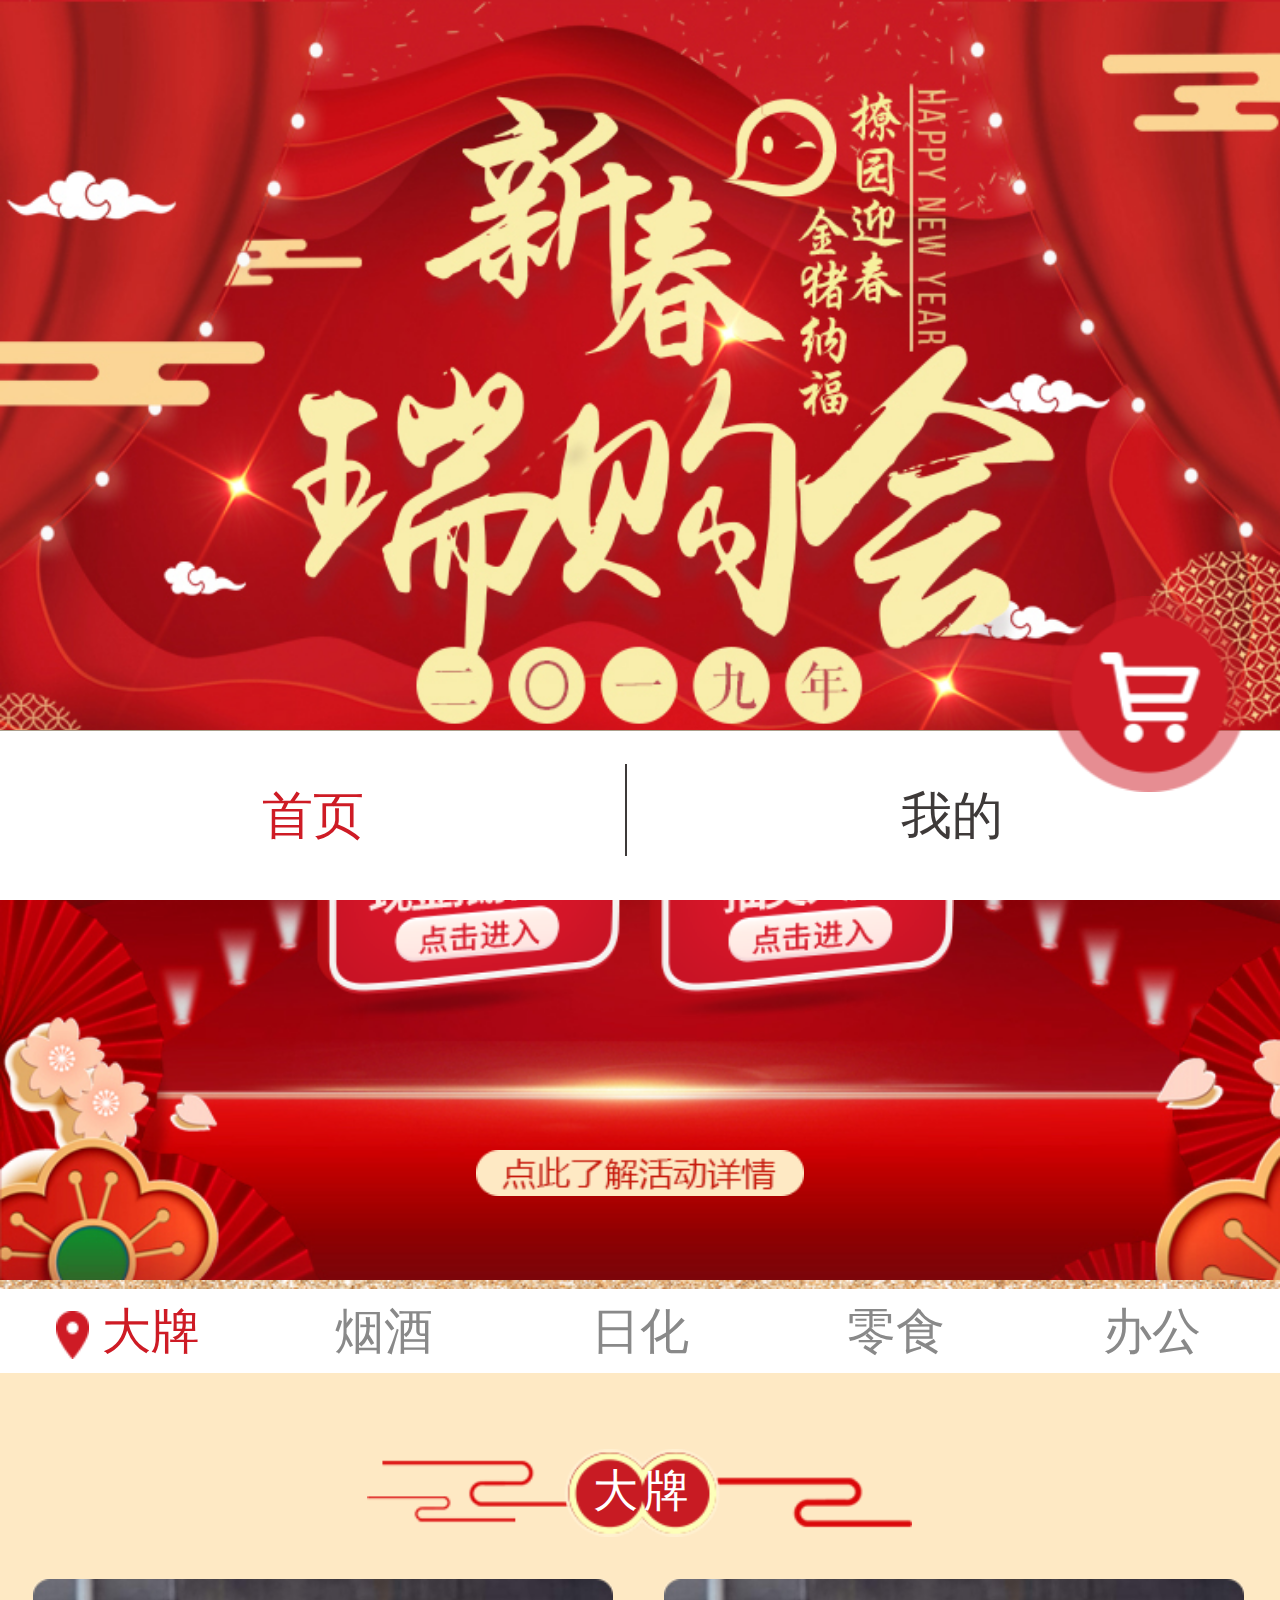
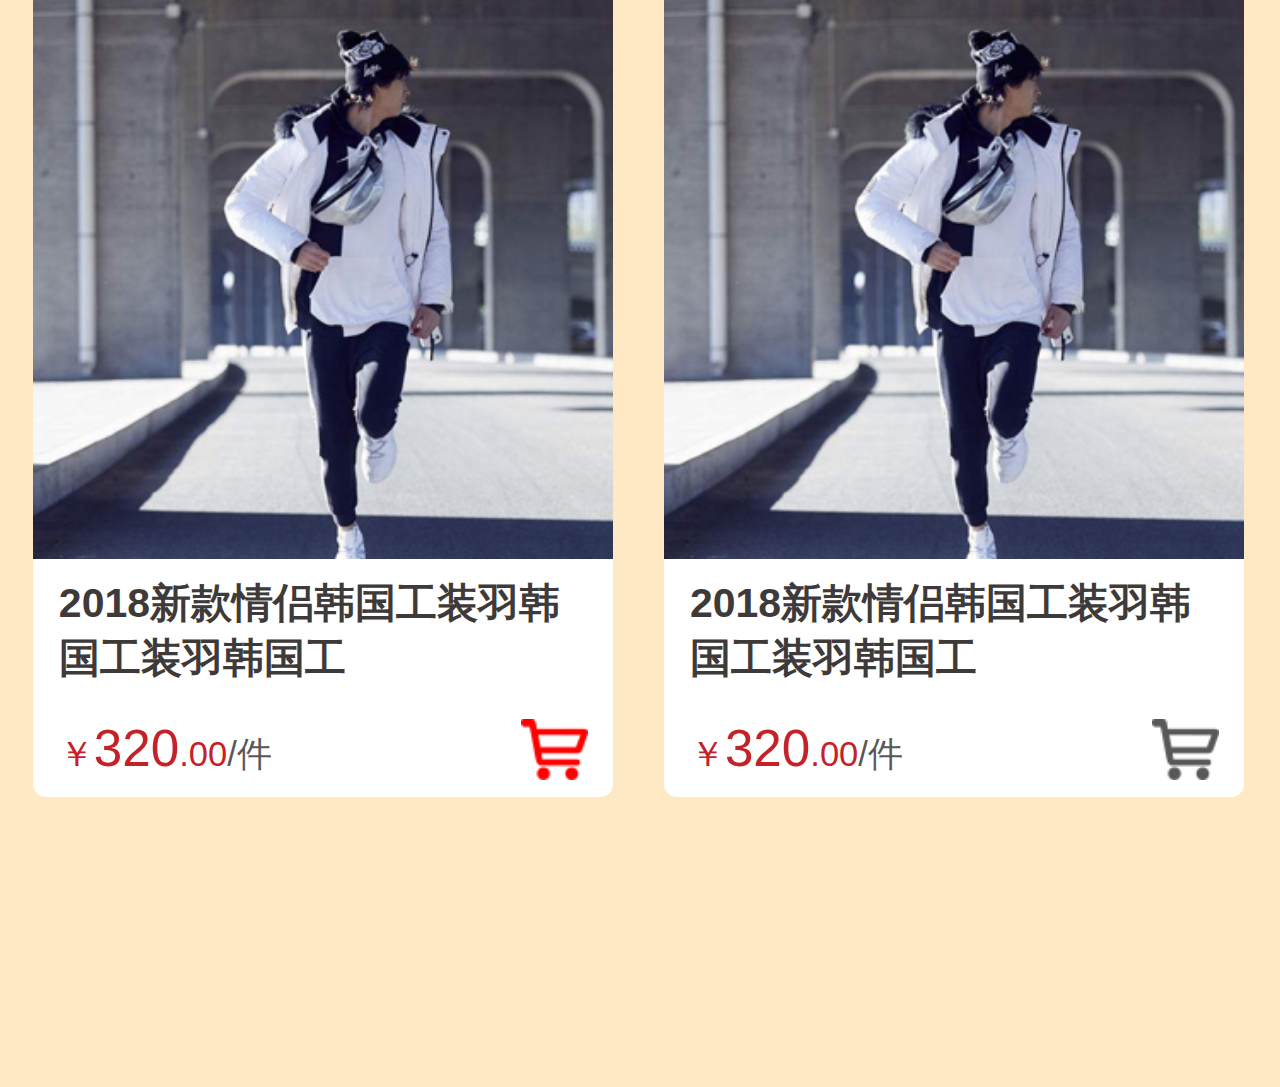
<file: index.html>
﻿<!DOCTYPE html>
<html lang="en">
<head>
    <meta charset="UTF-8">
    <title>Title</title>
    <meta name="viewport"
          content="width=device-width, initial-scale=1, maximum-scale=1, minimum-scale=1, user-scalable=no">
    <meta name="apple-mobile-web-app-capable" content="yes">
    <meta name="apple-mobile-web-app-status-bar-style" content="black">
    <meta name="format-detection" content="telephone=no">
    <meta name="format-detection" content="email=no">
    <meta name="applicable-device" content="mobile">
    <link rel="stylesheet" href="css/swiper.min.css">
    <link rel="stylesheet" href="css/style.css" media="screen">
    <script src="js/auto.js"></script>
</head>
<body>
<div class="index_top">
    <div class="index_nav_btn clearfix">
        <a href=""><img src="images/index_nav2.png" alt=""></a>
        <a href=""><img src="images/index_nav3.png" alt=""></a>
    </div>
    <a href="" class="goDetails"><img src="images/index_btn.png" alt=""></a>
</div>
<div class="index_line"></div>
<div class="index_nav clearfix">
    <div class="index_nav_box">
        <div class="swiper-container">
            <div class="swiper-wrapper">
                <div class="swiper-slide">
                    <a href="" class="active">
                        <i><img src="images/icon_add.png" alt=""></i>
                        大牌
                    </a>
                </div>
                <div class="swiper-slide">
                    <a href="">
                        <i><img src="images/icon_add.png" alt=""></i>
                        烟酒
                    </a>
                </div>
                <div class="swiper-slide">
                    <a href="">
                        <i><img src="images/icon_add.png" alt=""></i>
                        日化
                    </a>
                </div>
                <div class="swiper-slide">
                    <a href="">
                        <i><img src="images/icon_add.png" alt=""></i>
                        零食
                    </a>
                </div>
                <div class="swiper-slide">
                    <a href="">
                        <i><img src="images/icon_add.png" alt=""></i>
                        办公
                    </a>
                </div>
                <div class="swiper-slide">
                    <a href="">
                        <i><img src="images/icon_add.png" alt=""></i>
                        办公
                    </a>
                </div>

            </div>
        </div>
    </div>

</div>


<div class="index_box clearfix">
    <div class="index_title">
        大牌
    </div>
    <div class="item">
        <a href="">
            <img src="images/img1.jpg" alt="">
            <h2>2018新款情侣韩国工装羽韩国工装羽韩国工</h2>
            <div class="item_bottom clearfix">
                <div class="fl"><span class="red">￥<i>320</i>.00</span>/件</div>
                <div class="add_cart fr active"></div>
            </div>
        </a>

    </div>
    <div class="item">
        <a href="">
            <img src="images/img1.jpg" alt="">
            <h2>2018新款情侣韩国工装羽韩国工装羽韩国工</h2>
            <div class="item_bottom clearfix">
                <div class="fl"><span class="red">￥<i>320</i>.00</span>/件</div>
                <div class="add_cart fr "></div>
            </div>
        </a>

    </div>
</div>
<footer class="footer">
    <a href="" class="active">首页</a>
    <a href="">我的</a>
</footer>
<div class="cart_float">
    <a href=""><img src="images/cart_float.png"></a>
</div>
<script src="js/jquery.min.js"></script>
<script src="js/swiper.min.js"></script>
<script>
    var swiper = new Swiper('.swiper-container', {
        slidesPerView: 5,
        spaceBetween: 0,
        freeMode: true,
    });
</script>
</body>
</html>
</file>
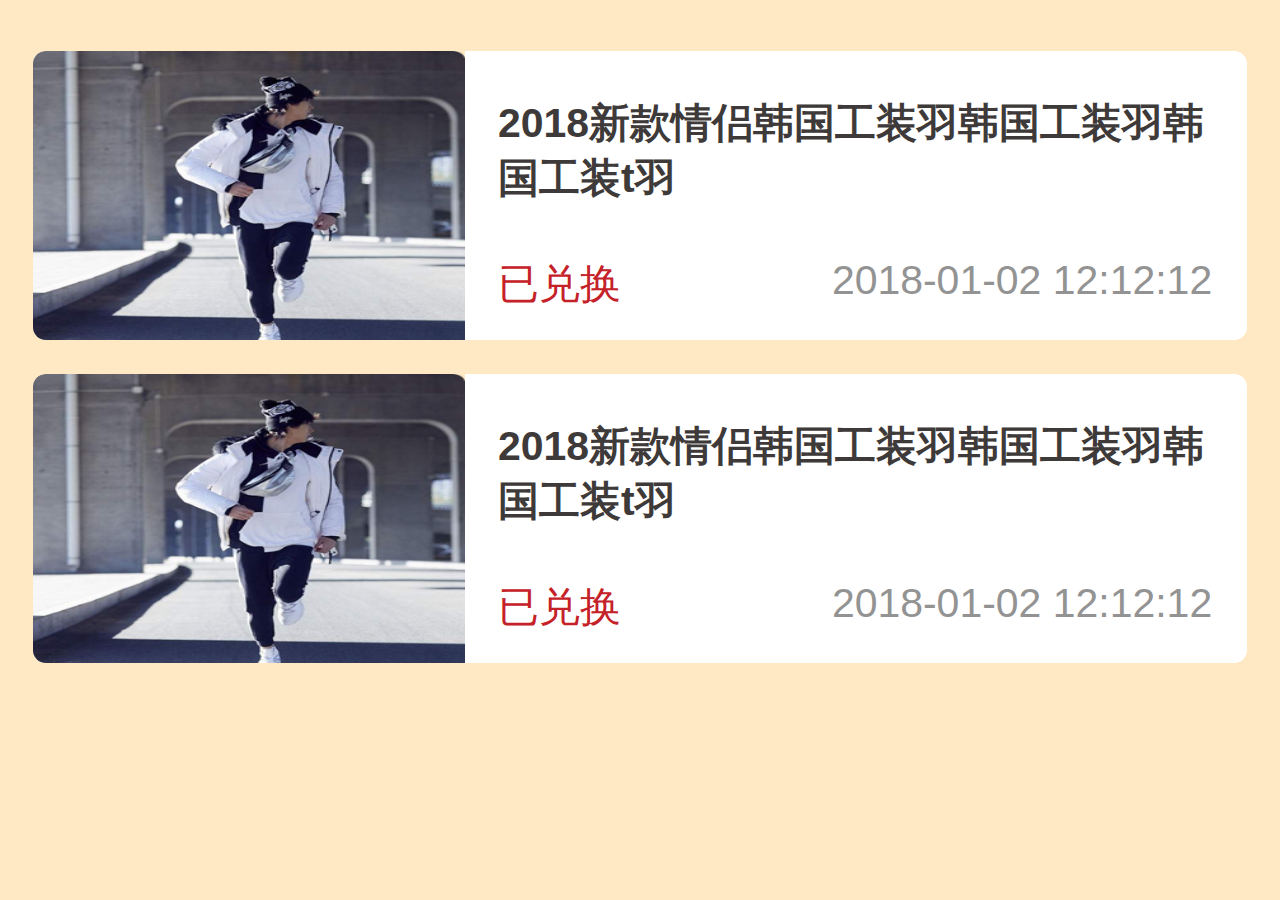
<file: 兑换年货.html>
<!DOCTYPE html>
<html lang="en">
<head>
    <meta charset="UTF-8">
    <title>Title</title>
    <meta name="viewport"
          content="width=device-width, initial-scale=1, maximum-scale=1, minimum-scale=1, user-scalable=no">
    <meta name="apple-mobile-web-app-capable" content="yes">
    <meta name="apple-mobile-web-app-status-bar-style" content="black">
    <meta name="format-detection" content="telephone=no">
    <meta name="format-detection" content="email=no">
    <meta name="applicable-device" content="mobile">
    <link rel="stylesheet" href="css/style.css" media="screen">
    <script src="js/auto.js"></script>
</head>
<body class="bg">
<div class="duihuan_list">
    <a class="dh_item clearfix">
        <img src="images/img1.jpg" alt="" class="fl">
        <div class="dh_item_fr fl">
            <h2 class="display2">2018新款情侣韩国工装羽韩国工装羽韩国工装t羽</h2>
            <p class="clearfix">
                <span class="fl red">已兑换</span>
                <span class="fr">2018-01-02 12:12:12</span>
            </p>
        </div>
    </a>
    <a class="dh_item clearfix">
        <img src="images/img1.jpg" alt="" class="fl">
        <div class="dh_item_fr fl">
            <h2 class="display2">2018新款情侣韩国工装羽韩国工装羽韩国工装t羽</h2>
            <p class="clearfix">
                <span class="fl red">已兑换</span>
                <span class="fr">2018-01-02 12:12:12</span>
            </p>
        </div>
    </a>
</div>

</body>
</html>
</file>
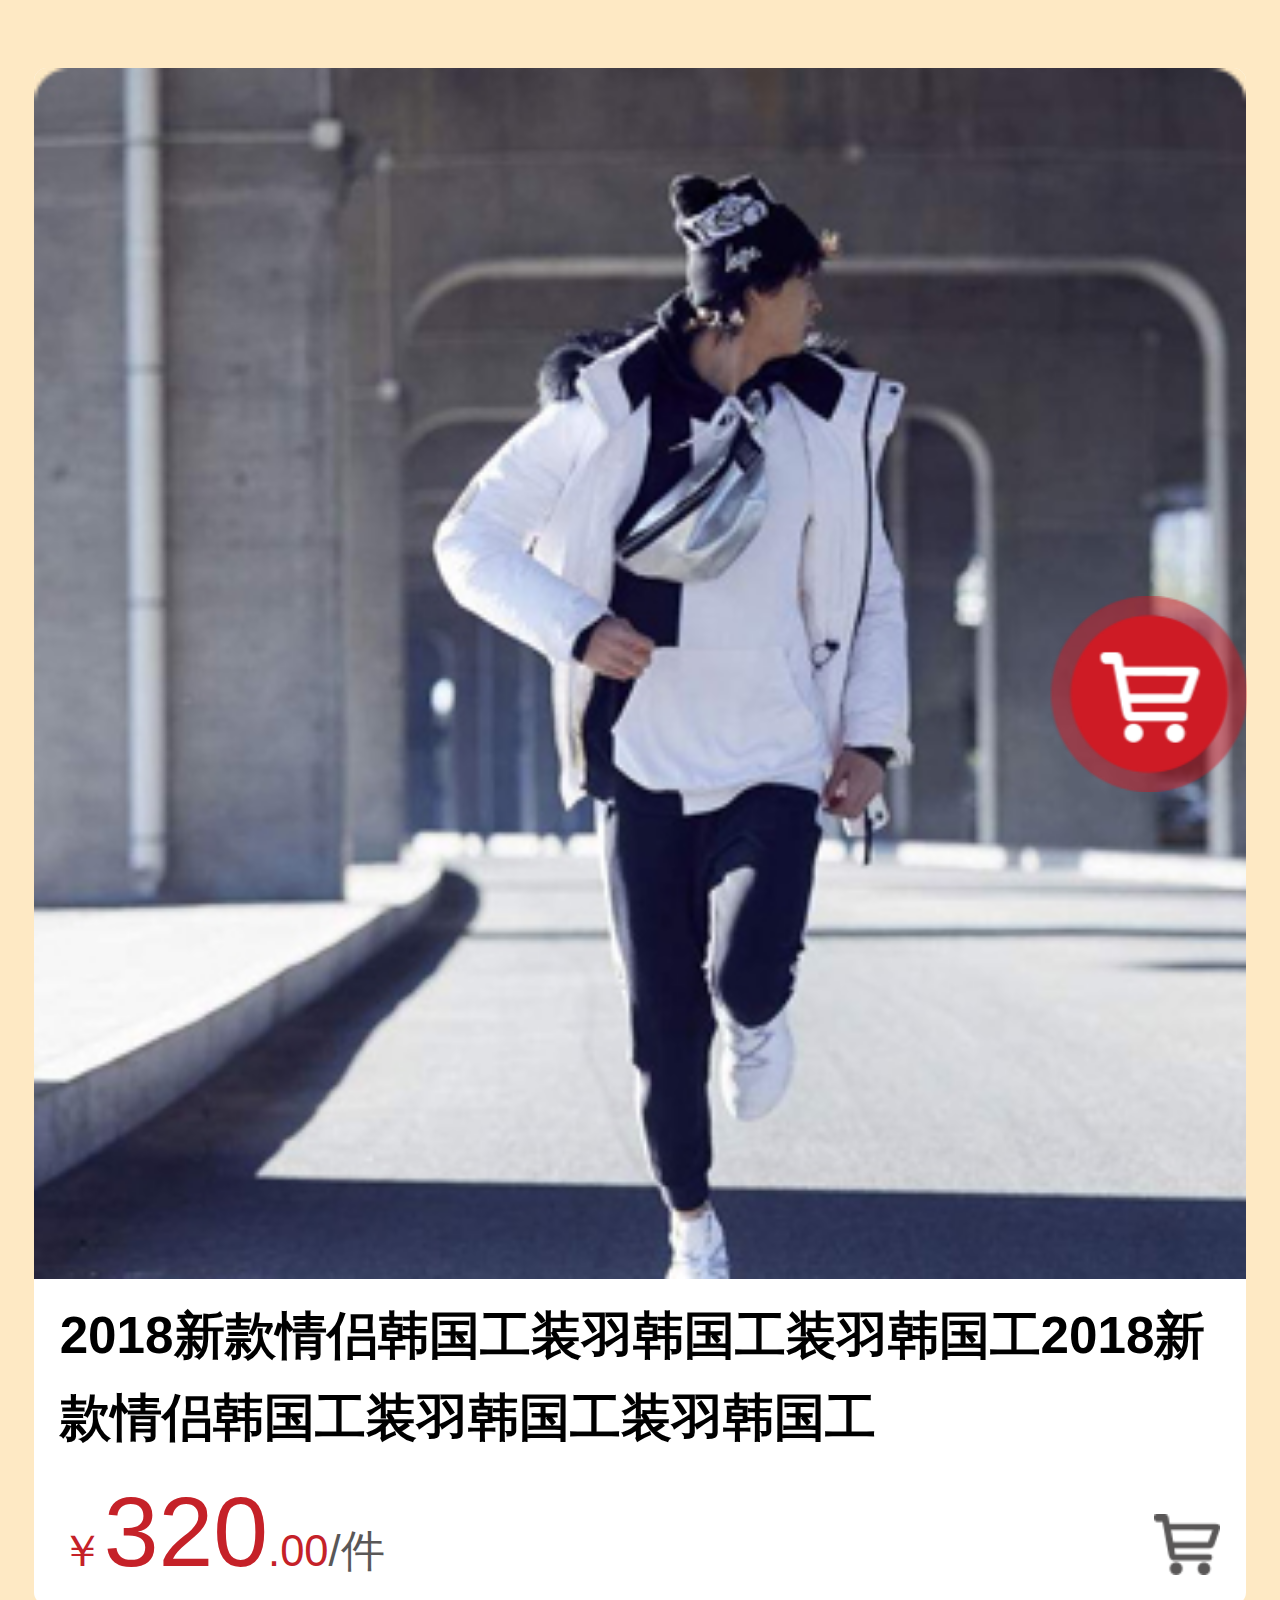
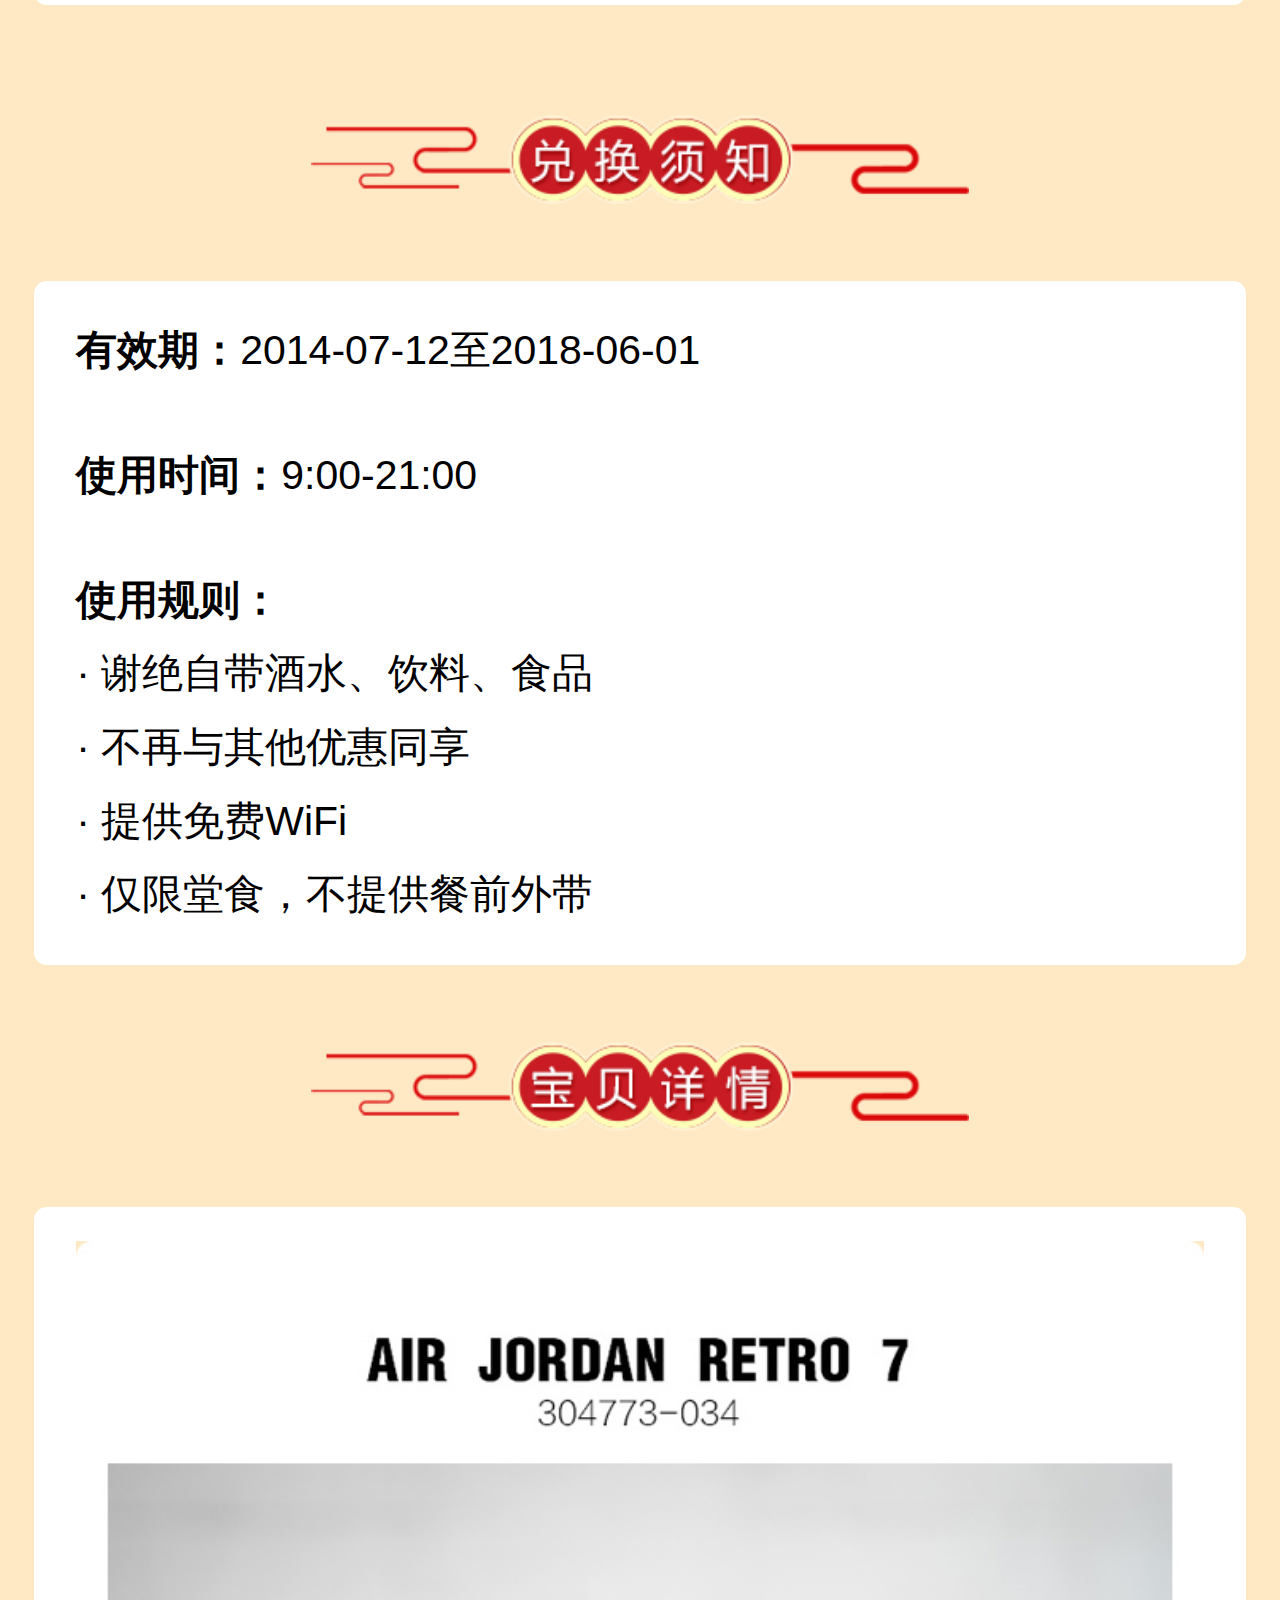
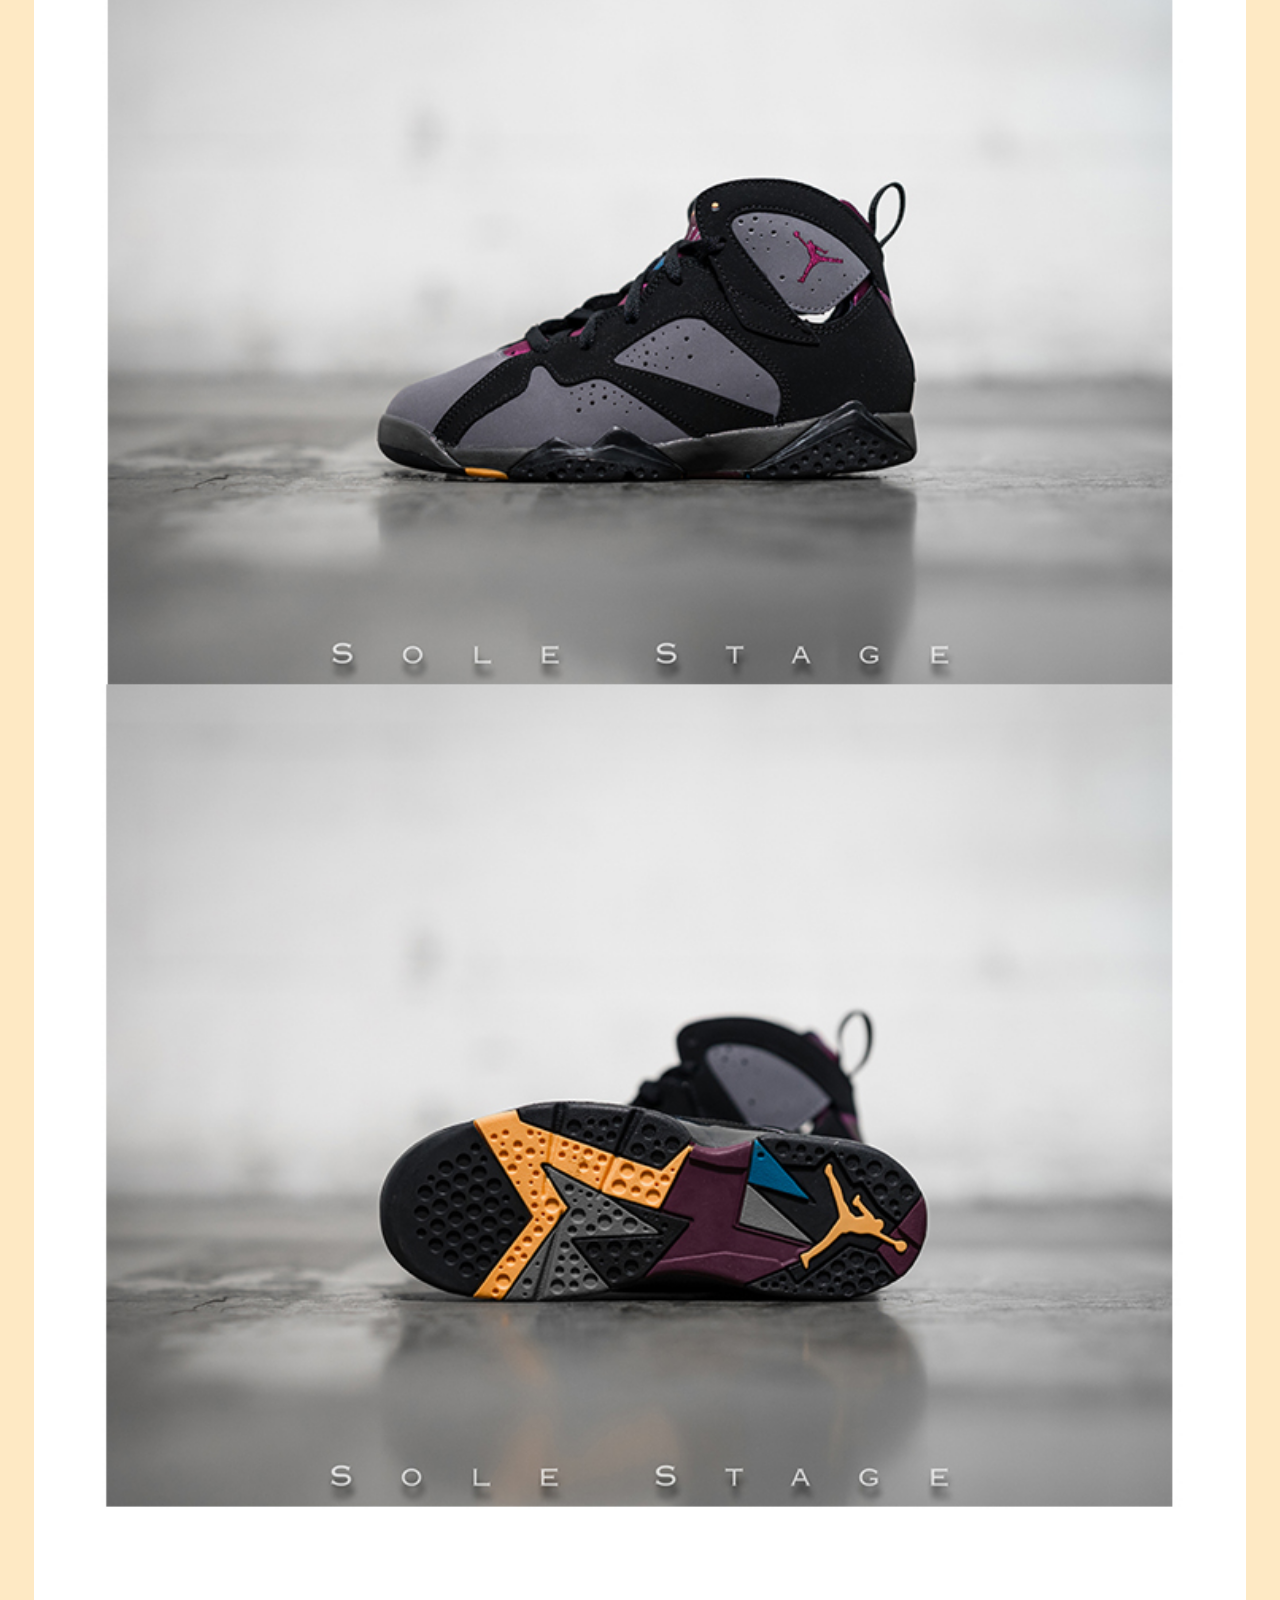
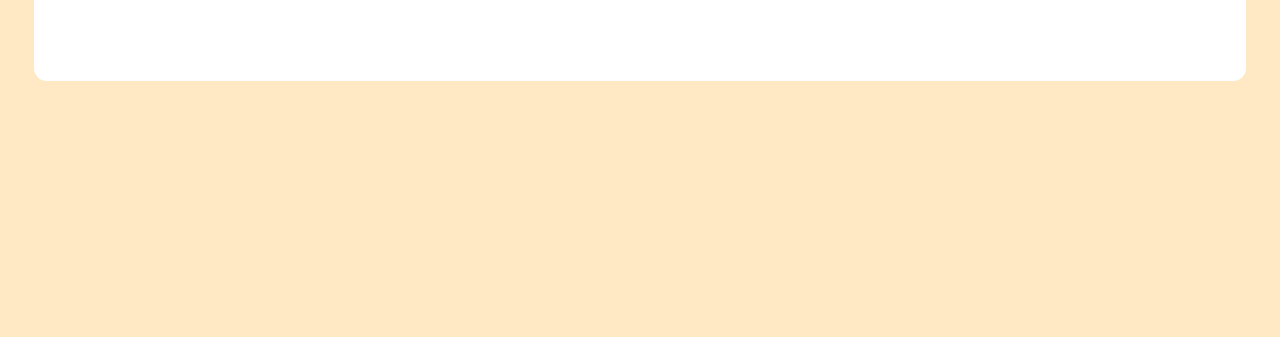
<file: 商品详情页.html>
<!DOCTYPE html>
<html lang="en">
<head>
    <meta charset="UTF-8">
    <title>Title</title>
    <meta name="viewport"
          content="width=device-width, initial-scale=1, maximum-scale=1, minimum-scale=1, user-scalable=no">
    <meta name="apple-mobile-web-app-capable" content="yes">
    <meta name="apple-mobile-web-app-status-bar-style" content="black">
    <meta name="format-detection" content="telephone=no">
    <meta name="format-detection" content="email=no">
    <meta name="applicable-device" content="mobile">
    <link rel="stylesheet" href="css/style.css" media="screen">
    <script src="js/auto.js"></script>
</head>
<body class="bg">
<div class="goods_details pb_150">
    <div class="item">
        <img src="images/img1.jpg" alt="">
        <h2>2018新款情侣韩国工装羽韩国工装羽韩国工2018新款情侣韩国工装羽韩国工装羽韩国工</h2>
        <div class="item_bottom clearfix">
            <div class="fl"><span class="red">￥<i>320</i>.00</span>/件</div>
            <div class="add_cart fr"></div>
        </div>
    </div>
    <div class="duihuan">
        <div class="title-img"><img src="images/duihuan.png" alt=""></div>
        <div class="content">
            <p><b>有效期：</b>2014-07-12至2018-06-01</p>

            <p><b>使用时间：</b>9:00-21:00
            <p><b>使用规则：</b><br>
                · 谢绝自带酒水、饮料、食品 <br>
                · 不再与其他优惠同享<br>
                · 提供免费WiFi<br>
                · 仅限堂食，不提供餐前外带</p>
        </div>
    </div>
    <div class="xiangqing">
        <div class="title-img"><img src="images/xiangqing.png" alt=""></div>
        <div class="content">
            <img src="images/img2.jpg" alt="">
        </div>
    </div>
</div>
<div class="cart_float">
    <a href=""><img src="images/cart_float.png"></a>
</div>
</body>
</html>
</file>
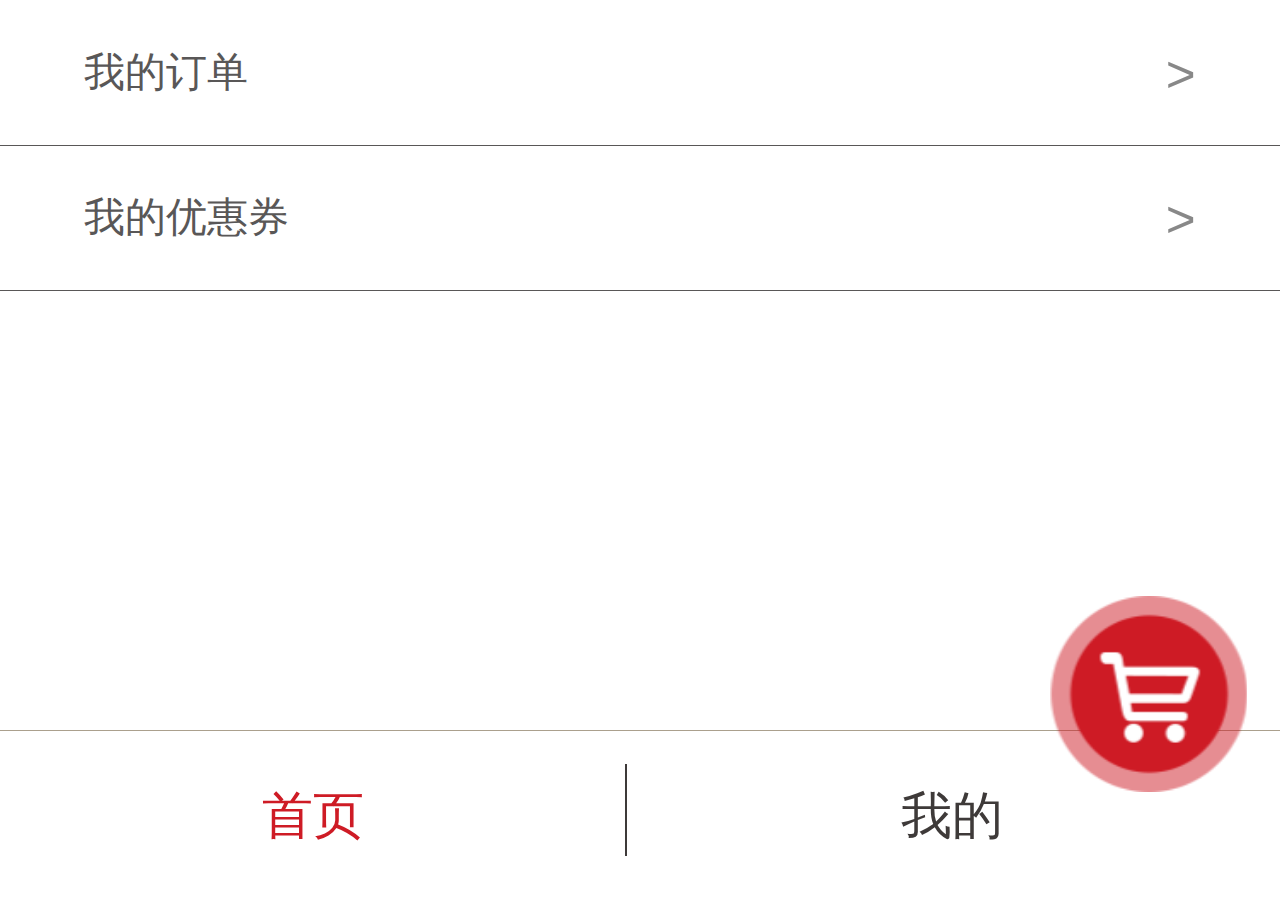
<file: 我的.html>
<!DOCTYPE html>
<html lang="en">
<head>
    <meta charset="UTF-8">
    <title>Title</title>
    <meta name="viewport"
          content="width=device-width, initial-scale=1, maximum-scale=1, minimum-scale=1, user-scalable=no">
    <meta name="apple-mobile-web-app-capable" content="yes">
    <meta name="apple-mobile-web-app-status-bar-style" content="black">
    <meta name="format-detection" content="telephone=no">
    <meta name="format-detection" content="email=no">
    <meta name="applicable-device" content="mobile">
    <link rel="stylesheet" href="css/style.css" media="screen">
    <script src="js/auto.js"></script>
</head>
<body>
<ul class="my_box">
    <li><a href="">我的订单</a></li>
    <li><a href="">我的优惠券</a></li>
</ul>
<footer class="footer">
    <a href="" class="active">首页</a>
    <a href="">我的</a>
</footer>
<div class="cart_float">
    <a href=""><img src="images/cart_float.png"></a>
</div>
</body>
</html>
</file>
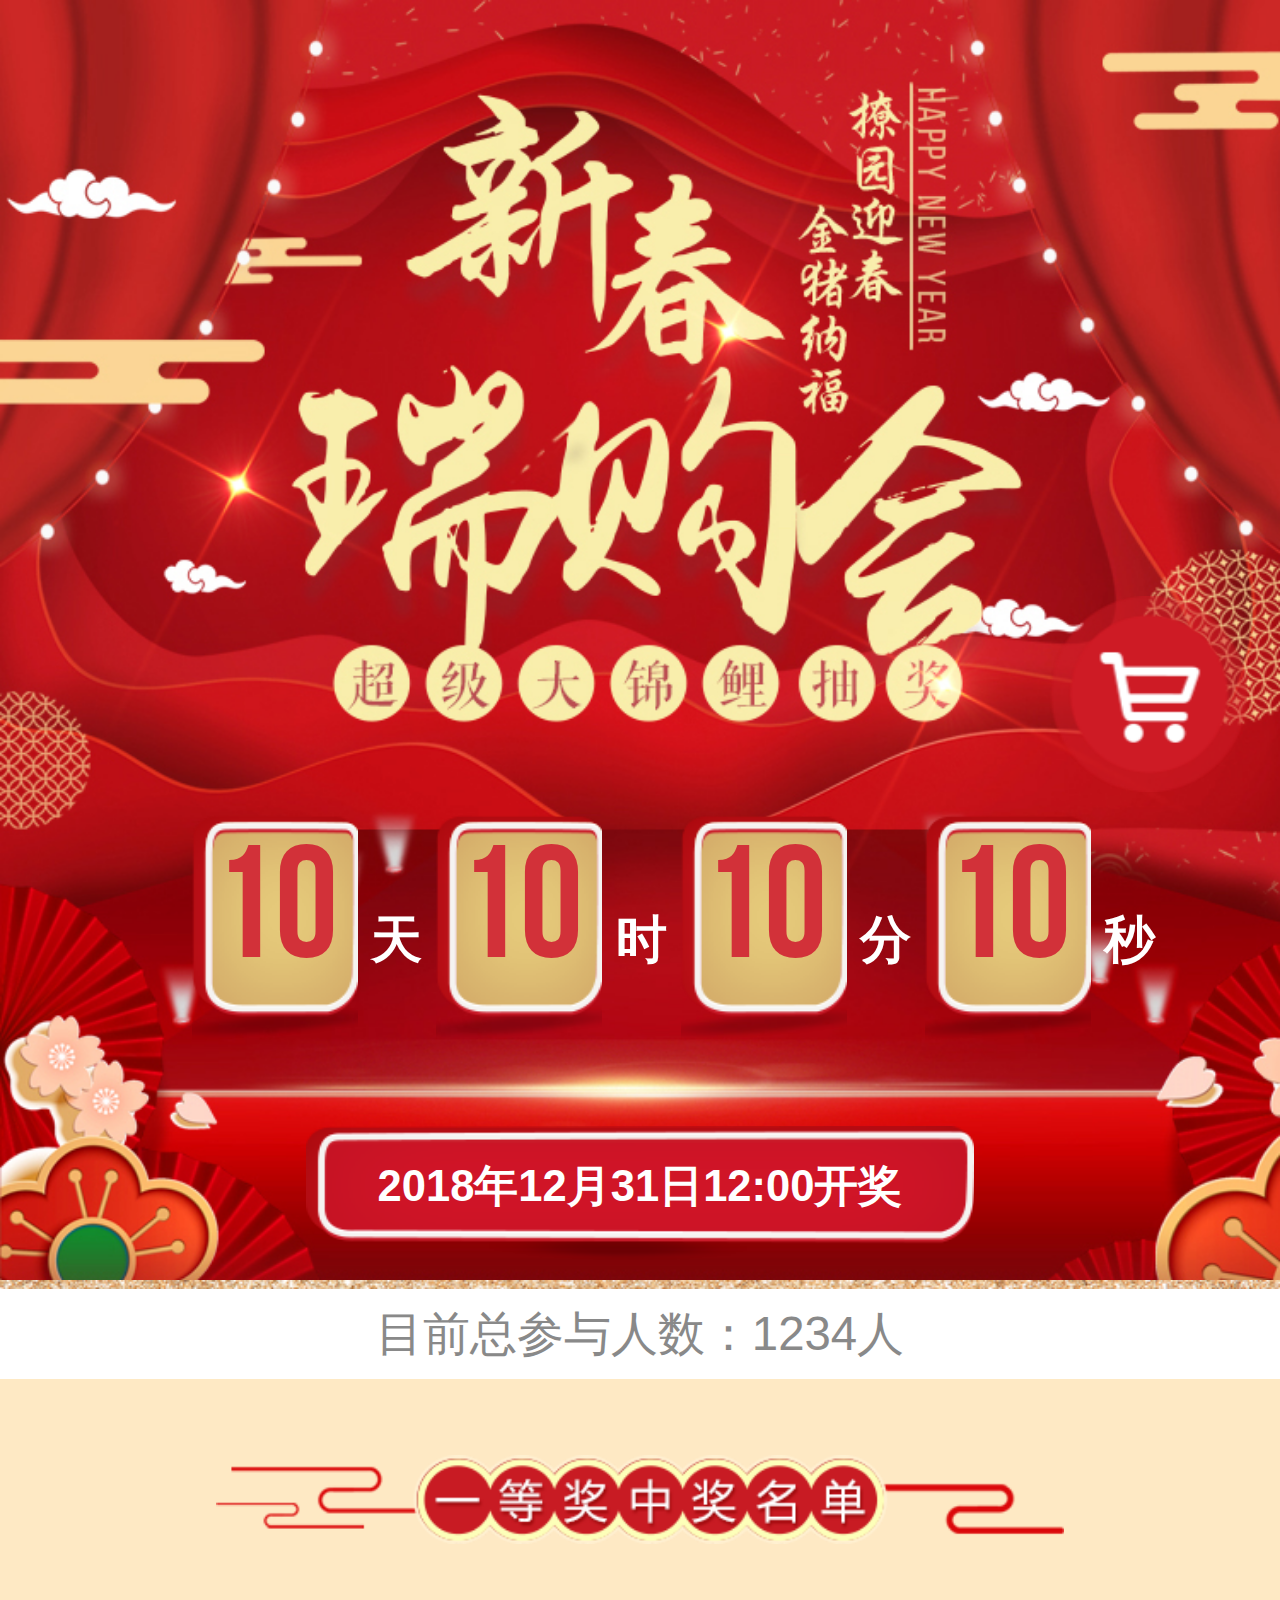
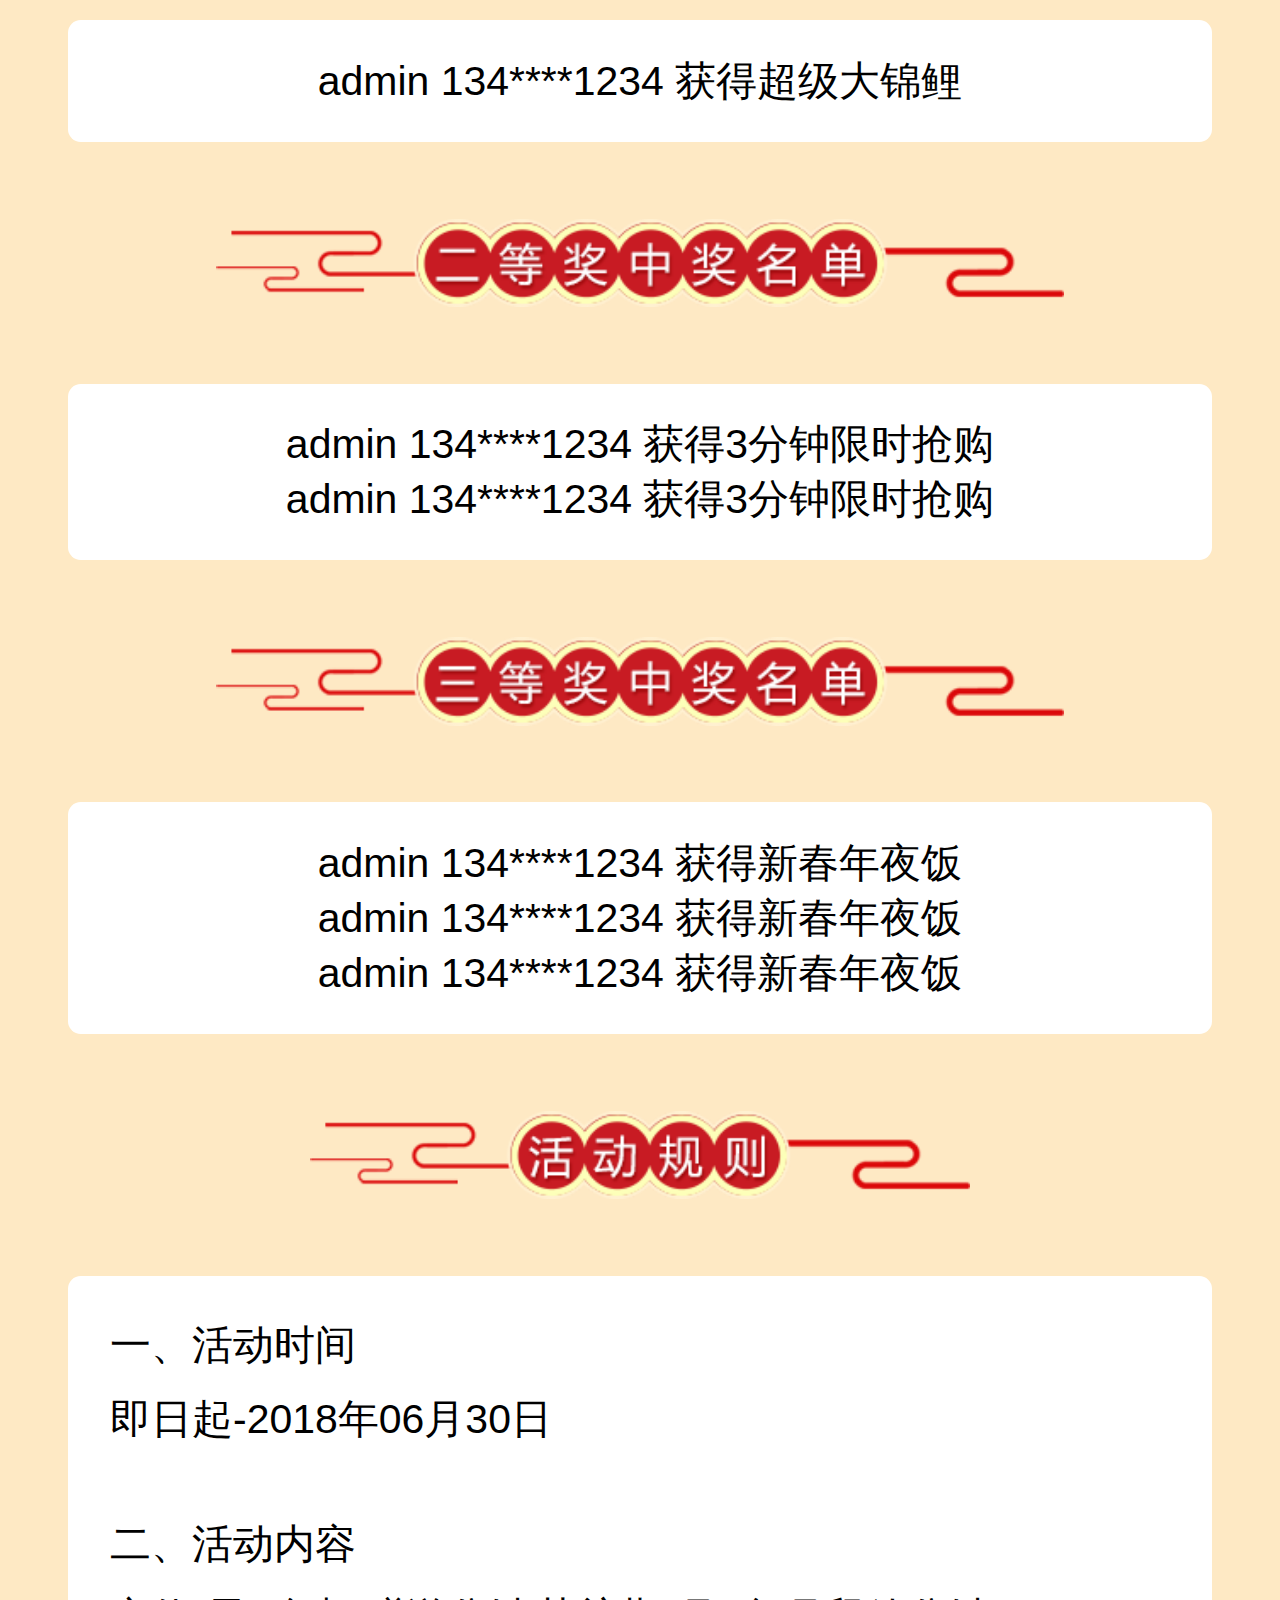
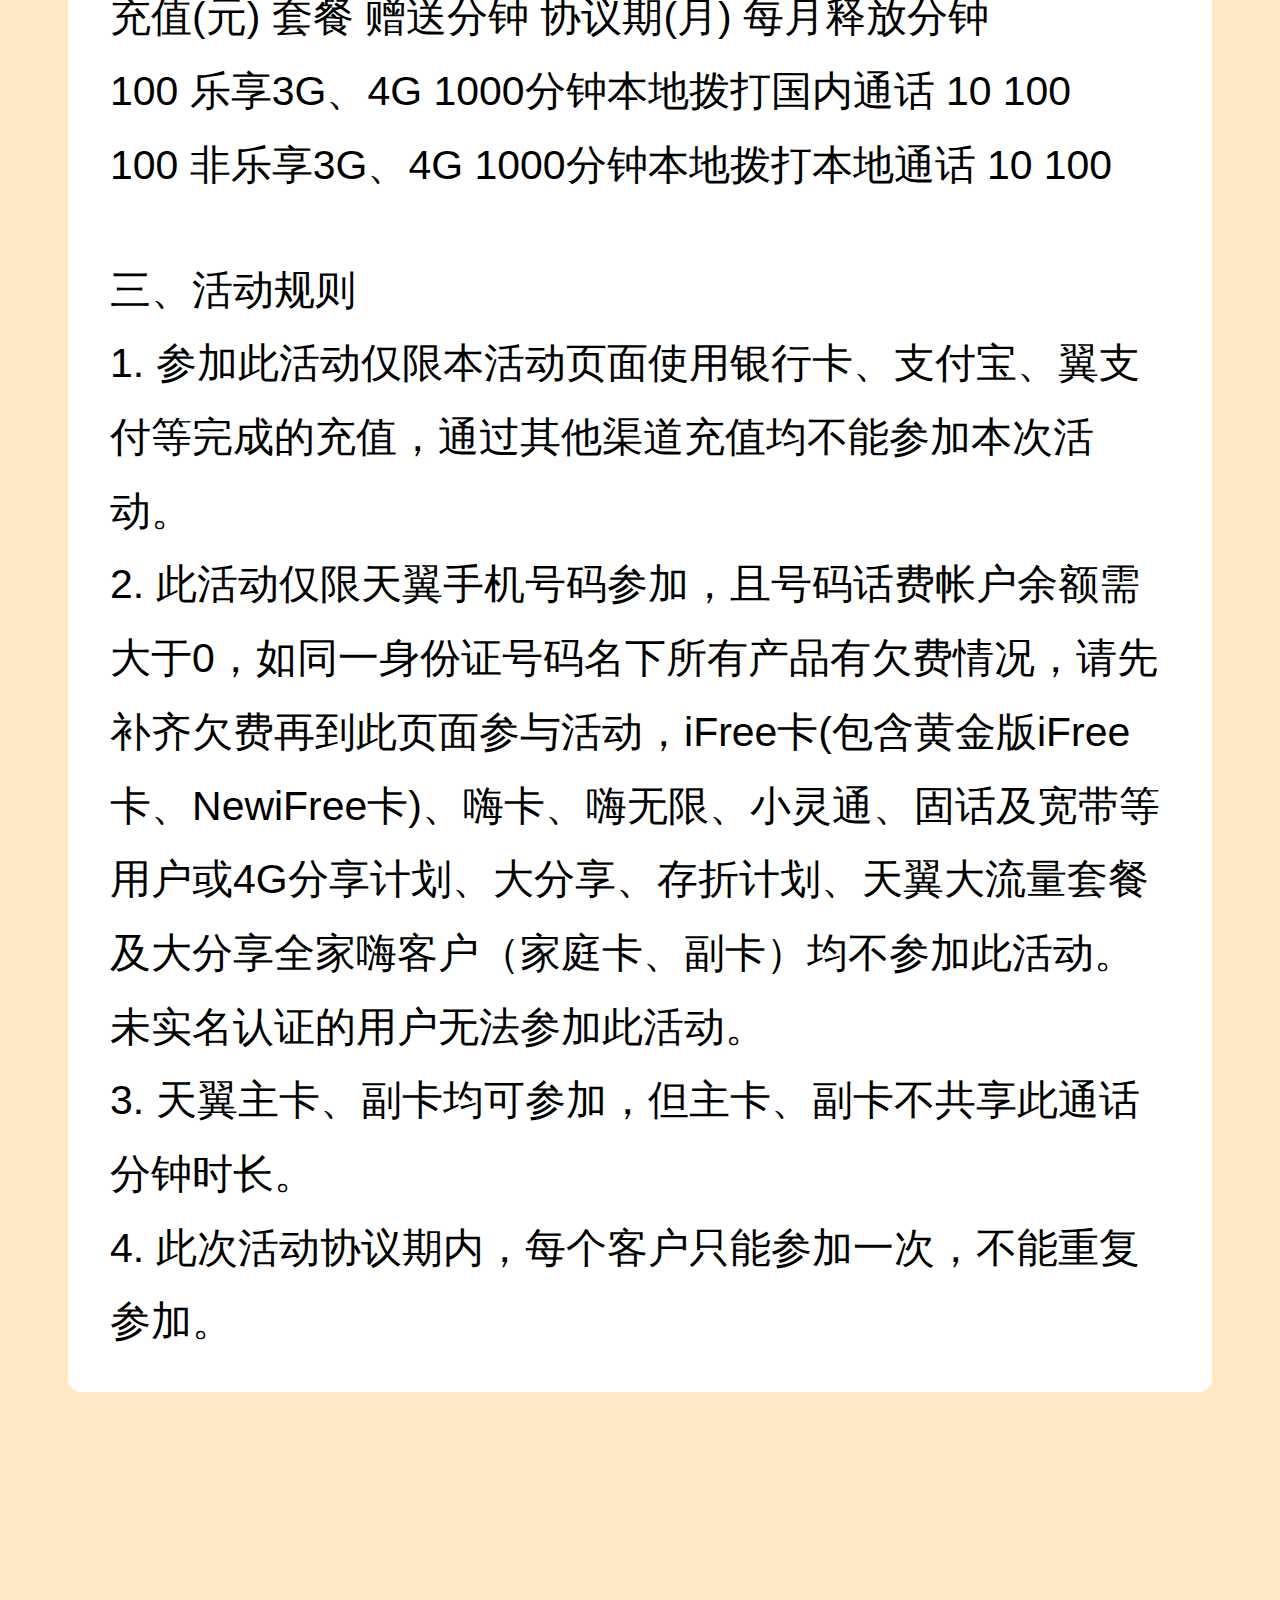
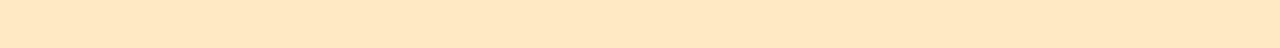
<file: 抽奖.html>
<!DOCTYPE html>
<html lang="en">
<head>
    <meta charset="UTF-8">
    <title>Title</title>
    <meta name="viewport"
          content="width=device-width, initial-scale=1, maximum-scale=1, minimum-scale=1, user-scalable=no">
    <meta name="apple-mobile-web-app-capable" content="yes">
    <meta name="apple-mobile-web-app-status-bar-style" content="black">
    <meta name="format-detection" content="telephone=no">
    <meta name="format-detection" content="email=no">
    <meta name="applicable-device" content="mobile">
    <link rel="stylesheet" href="css/style.css" media="screen">
    <script src="js/auto.js"></script>
</head>
<body class="bg">
<div class="cj_banner ">
    <div class="time">
        <span>10</span>天
        <span>10</span>时
        <span>10</span>分
        <span>10</span>秒
    </div>
    <div class="cj_time">
        2018年12月31日12:00开奖
    </div>
</div>
<div class="index_line"></div>
<div class="cy_num">目前总参与人数：1234人</div>
<div class="choujiang pb_150">
    <div class="yidengjiang">
        <div class="title-img"><img src="images/yidengjiang.png" alt=""></div>
        <div class="content">
            <p class="text_center">admin 134****1234 获得超级大锦鲤</p>
        </div>
    </div>
    <div class="erdengjiang">
        <div class="title-img"><img src="images/erdengjiang.png" alt=""></div>
        <div class="content">
            <p class="text_center">admin 134****1234 获得3分钟限时抢购</p>
            <p class="text_center">admin 134****1234 获得3分钟限时抢购</p>
        </div>
    </div>
    <div class="sandengjiang">
        <div class="title-img"><img src="images/sandengjiang.png" alt=""></div>
        <div class="content">
            <p class="text_center">admin 134****1234 获得新春年夜饭</p>
            <p class="text_center">admin 134****1234 获得新春年夜饭</p>
            <p class="text_center">admin 134****1234 获得新春年夜饭</p>
        </div>
    </div>

    <div class="duihuan">
        <div class="title-img"><img src="images/guize.png" alt=""></div>
        <div class="content">
            <p>一、活动时间<br>
                即日起-2018年06月30日
            </p>
            <p>二、活动内容 <br>
                充值(元)     套餐     赠送分钟     协议期(月)     每月释放分钟<br>
                100     乐享3G、4G     1000分钟本地拨打国内通话     10     100<br>
                100     非乐享3G、4G     1000分钟本地拨打本地通话     10     100</p>
            <p>三、活动规则<br>
                1. 参加此活动仅限本活动页面使用银行卡、支付宝、翼支付等完成的充值，通过其他渠道充值均不能参加本次活动。<br>
                2. 此活动仅限天翼手机号码参加，且号码话费帐户余额需大于0，如同一身份证号码名下所有产品有欠费情况，请先补齐欠费再到此页面参与活动，iFree卡(包含黄金版iFree 卡、NewiFree卡)、嗨卡、嗨无限、小灵通、固话及宽带等用户或4G分享计划、大分享、存折计划、天翼大流量套餐及大分享全家嗨客户（家庭卡、副卡）均不参加此活动。未实名认证的用户无法参加此活动。
                <br>3. 天翼主卡、副卡均可参加，但主卡、副卡不共享此通话分钟时长。<br>
                4. 此次活动协议期内，每个客户只能参加一次，不能重复参加。</p>
        </div>
    </div>

</div>
<div class="cart_float">
    <a href=""><img src="images/cart_float.png"></a>
</div>
</body>
</html>
</file>
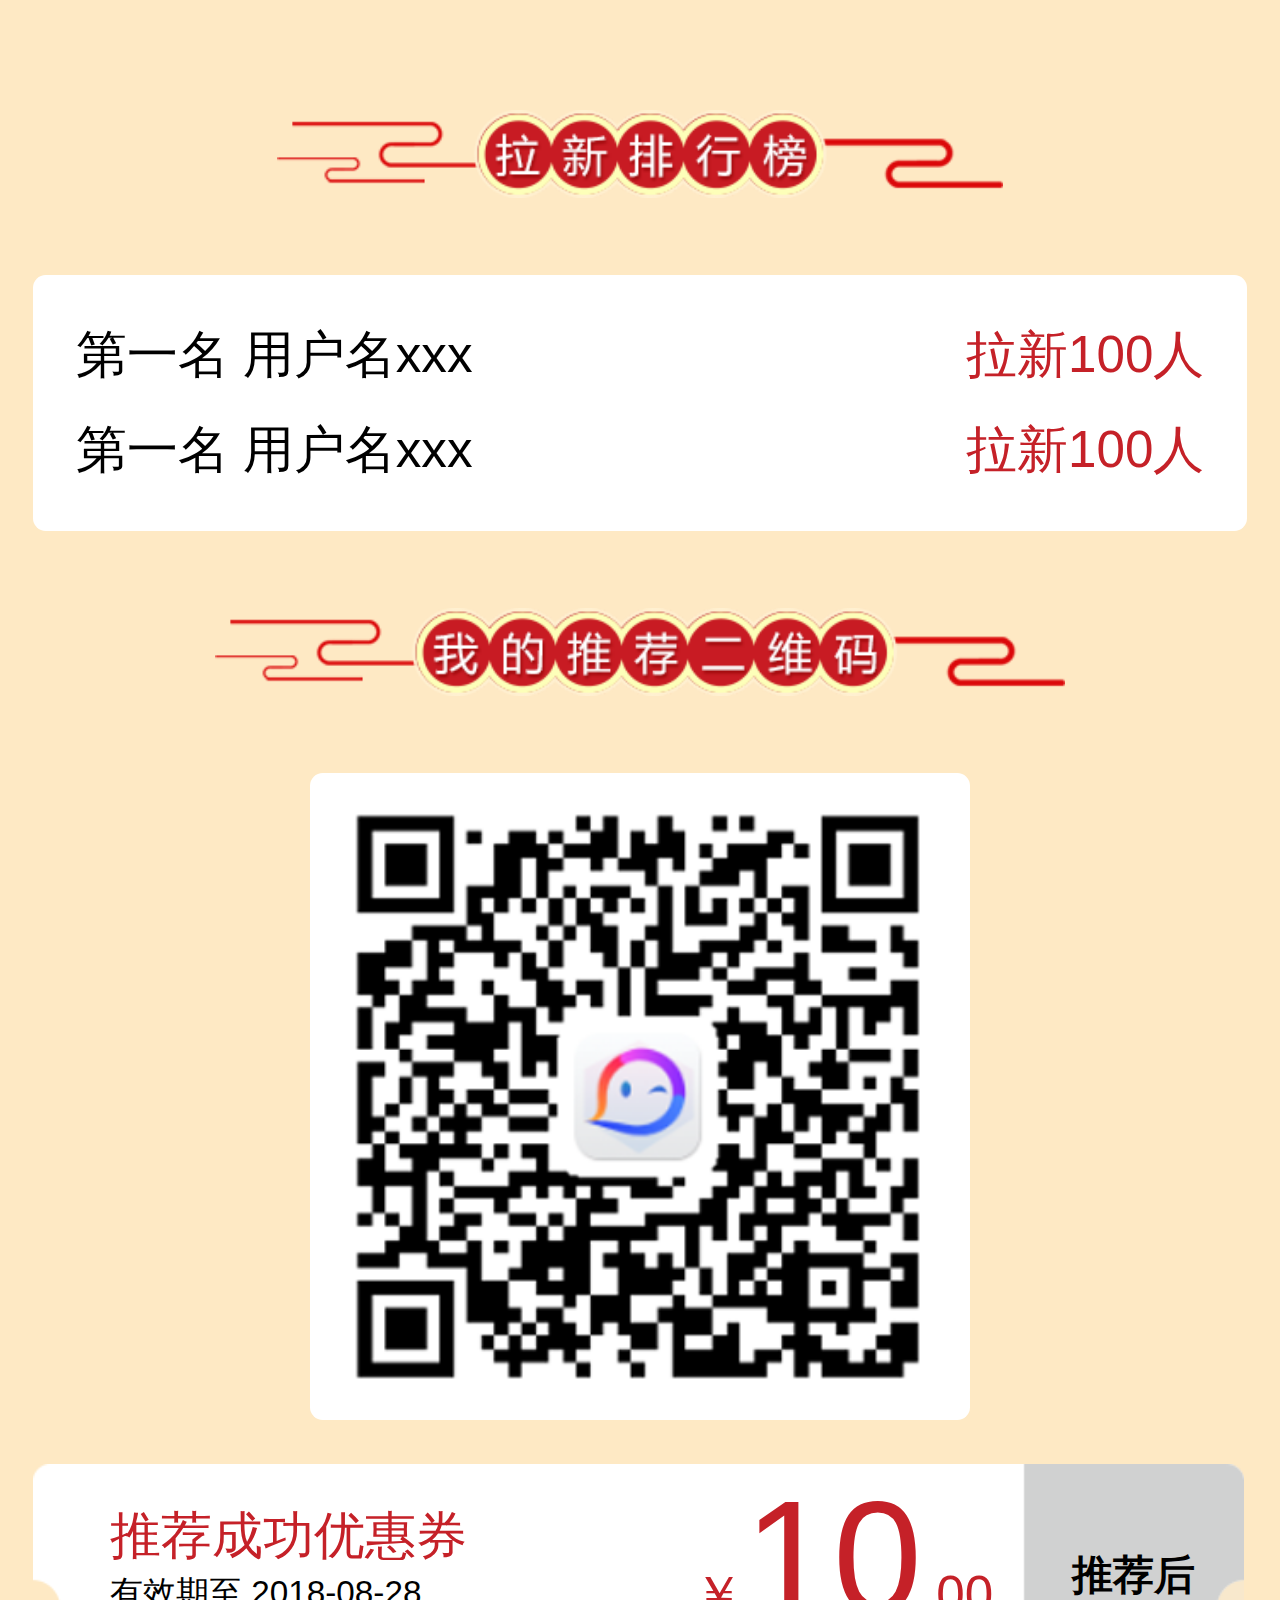
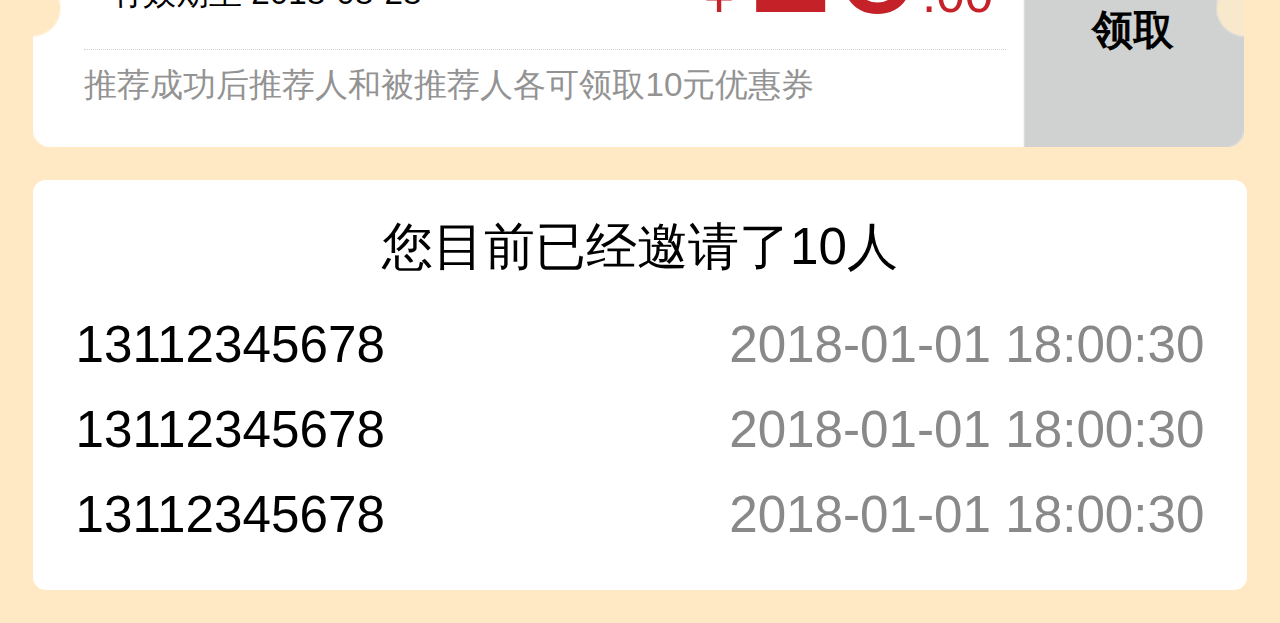
<file: 推荐撩园.html>
<!DOCTYPE html>
<html lang="en">
<head>
    <meta charset="UTF-8">
    <title>Title</title>
    <meta name="viewport"
          content="width=device-width, initial-scale=1, maximum-scale=1, minimum-scale=1, user-scalable=no">
    <meta name="apple-mobile-web-app-capable" content="yes">
    <meta name="apple-mobile-web-app-status-bar-style" content="black">
    <meta name="format-detection" content="telephone=no">
    <meta name="format-detection" content="email=no">
    <meta name="applicable-device" content="mobile">
    <link rel="stylesheet" href="css/style.css" media="screen">
    <script src="js/auto.js"></script>
</head>
<body class="bg">
<div class="tuijian1">
    <div class="laxin">
        <div class="title-img"><img src="images/laxin.png" alt=""></div>
        <div class="content">
            <ul>
                <li class="clearfix">
                    <span class="fl display1">第一名		用户名xxx</span>
                    <span class="fr red">拉新100人</span>
                </li>
                <li class="clearfix">
                    <span class="fl display1">第一名		用户名xxx</span>
                    <span class="fr red">拉新100人</span>
                </li>
            </ul>
        </div>
    </div>
    <div class="erweima">
        <div class="title-img"><img src="images/my_code.png" alt=""></div>
        <div class="content">
            <img src="images/erweima.png" alt="">
        </div>
    </div>
    <div class="yhq">
        <div class="yhq_fl fl">
            <div class="yhq_top clearfix">
                <div class="fl">
                    <h2 class="red">推荐成功优惠券</h2>
                    <p>有效期至 2018-08-28</p>
                </div>
                <div class="fr red">￥<span>10</span>.00</div>
            </div>
            <div class="yhq_bottom display1">
                推荐成功后推荐人和被推荐人各可领取10元优惠券
            </div>
        </div>
        <div class="yhq_fr fr">
            推荐后<br>领取
        </div>
    </div>
    <div class="yaoqing">
        <div class="content">
            <p>您目前已经邀请了10人</p>
            <ul>
                <li class="clearfix">
                    <span class="fl">13112345678</span>
                    <span class="fr">2018-01-01 18:00:30</span>
                </li>
                <li class="clearfix">
                    <span class="fl">13112345678</span>
                    <span class="fr">2018-01-01 18:00:30</span>
                </li><li class="clearfix">
                <span class="fl">13112345678</span>
                <span class="fr">2018-01-01 18:00:30</span>
            </li>

            </ul>
        </div>

    </div>
</div>

</body>
</html>
</file>
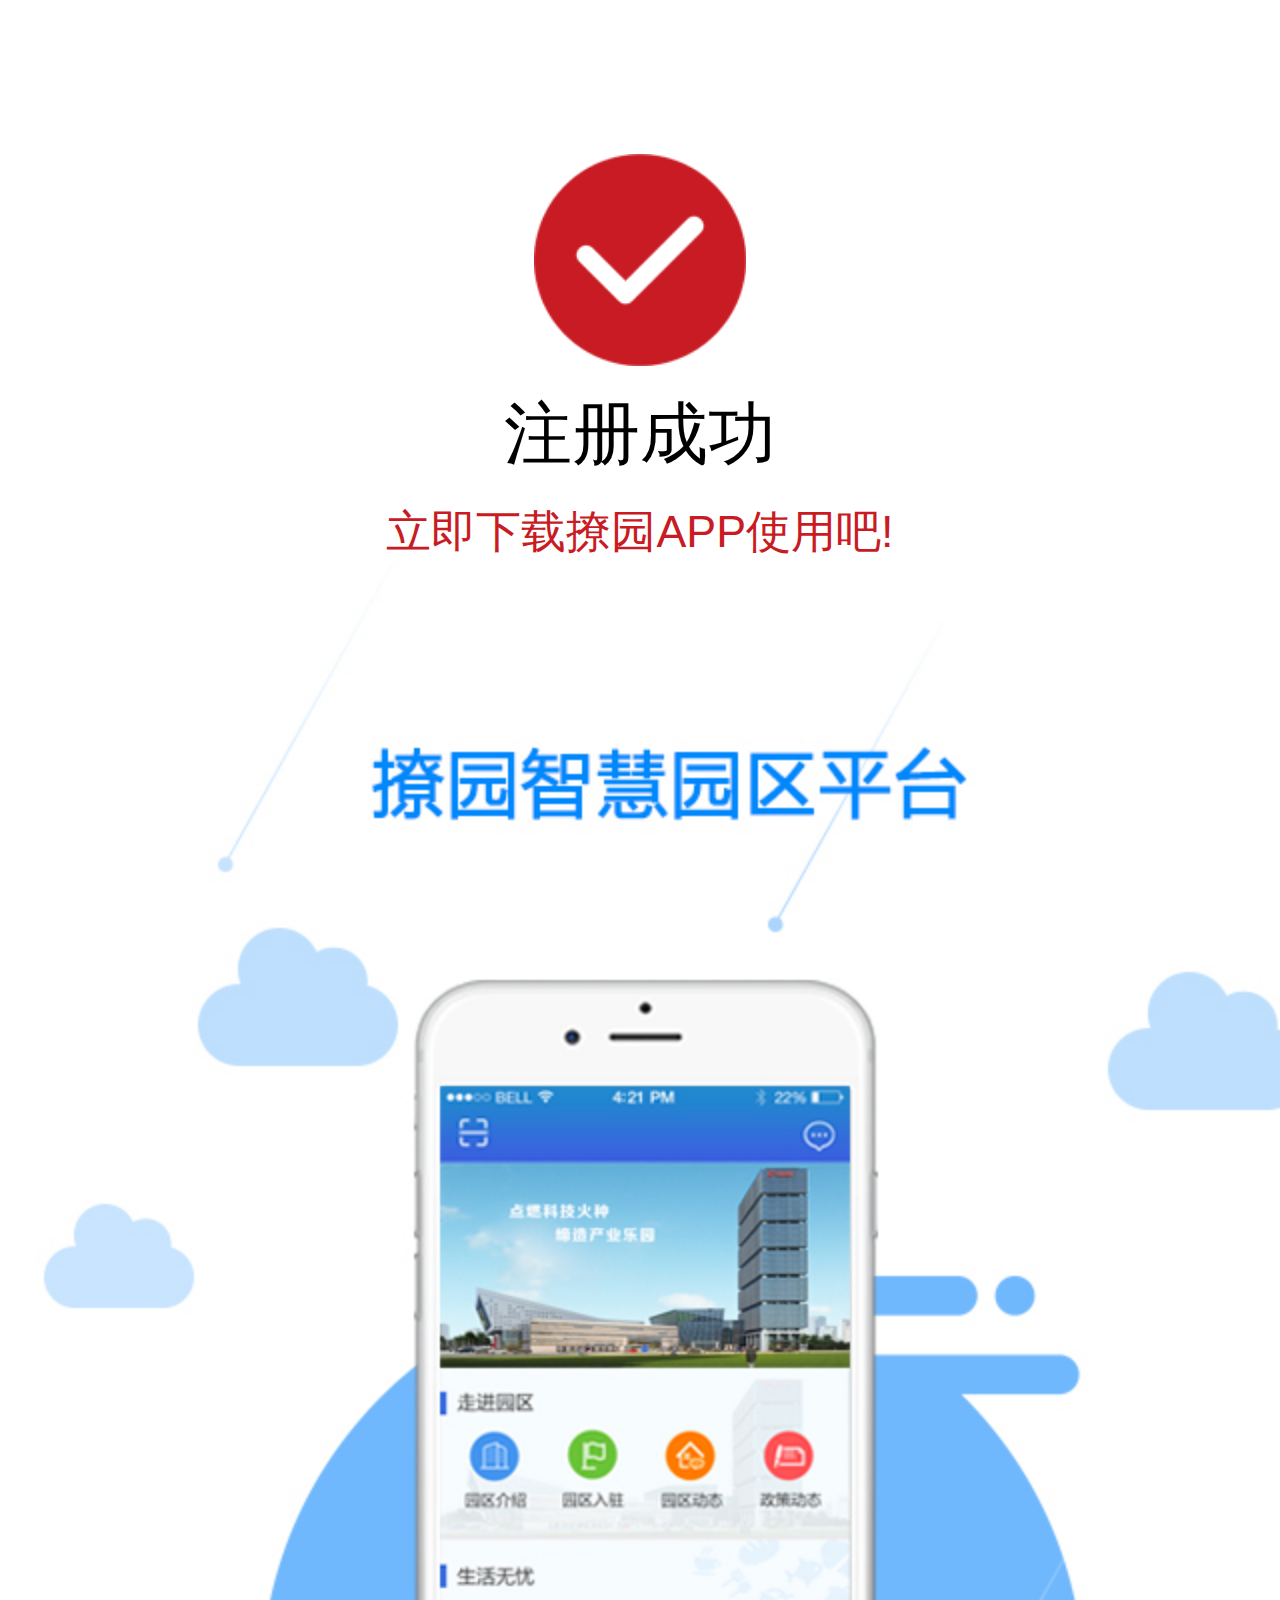
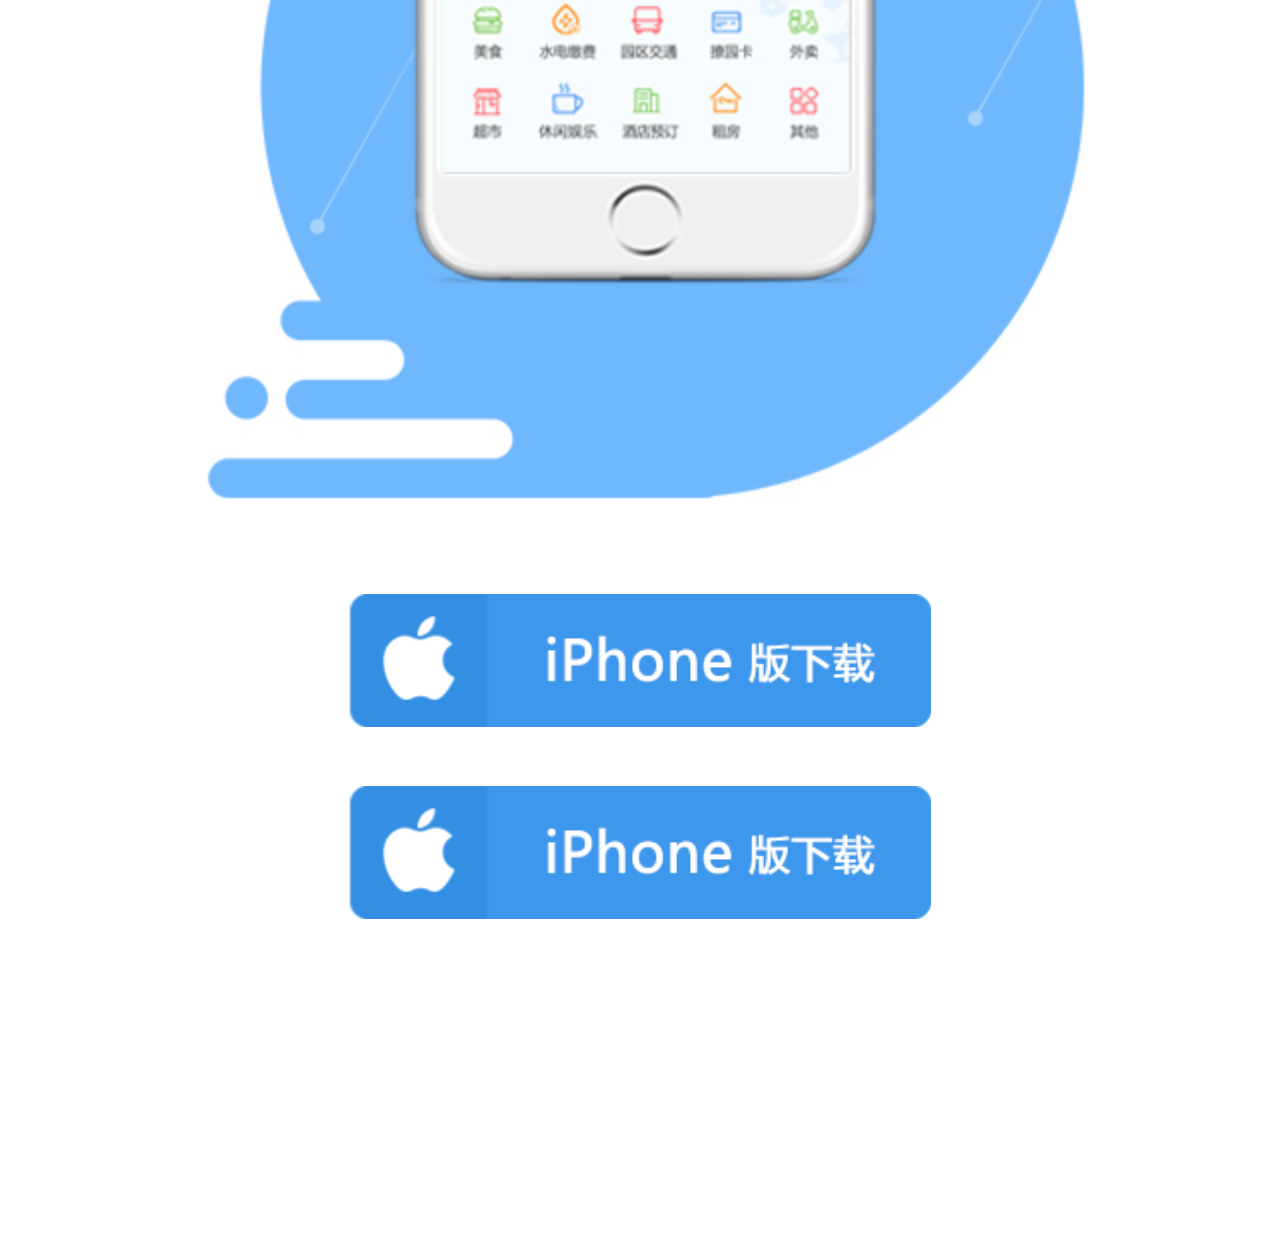
<file: 推荐撩园2.html>
<!DOCTYPE html>
<html lang="en">
<head>
    <meta charset="UTF-8">
    <title>Title</title>
    <meta name="viewport"
          content="width=device-width, initial-scale=1, maximum-scale=1, minimum-scale=1, user-scalable=no">
    <meta name="apple-mobile-web-app-capable" content="yes">
    <meta name="apple-mobile-web-app-status-bar-style" content="black">
    <meta name="format-detection" content="telephone=no">
    <meta name="format-detection" content="email=no">
    <meta name="applicable-device" content="mobile">
    <link rel="stylesheet" href="css/style.css" media="screen">
    <script src="js/auto.js"></script>
</head>
<body >
    <div class="tuijian">
        <img src="images/icon-succ.png" alt="">
        <h2>注册成功</h2>
        <p>立即下载撩园APP使用吧!</p>
        <div class="xiazai">
            <img src="images/xiazai.jpg" alt="">
            <ul>
                <li><a href=""><img src="images/xiazai-btn1.png" alt=""></a></li>
                <li><a href=""><img src="images/xiazai-btn1.png" alt=""></a></li>
            </ul>
        </div>
    </div>
</body>
</html>
</file>
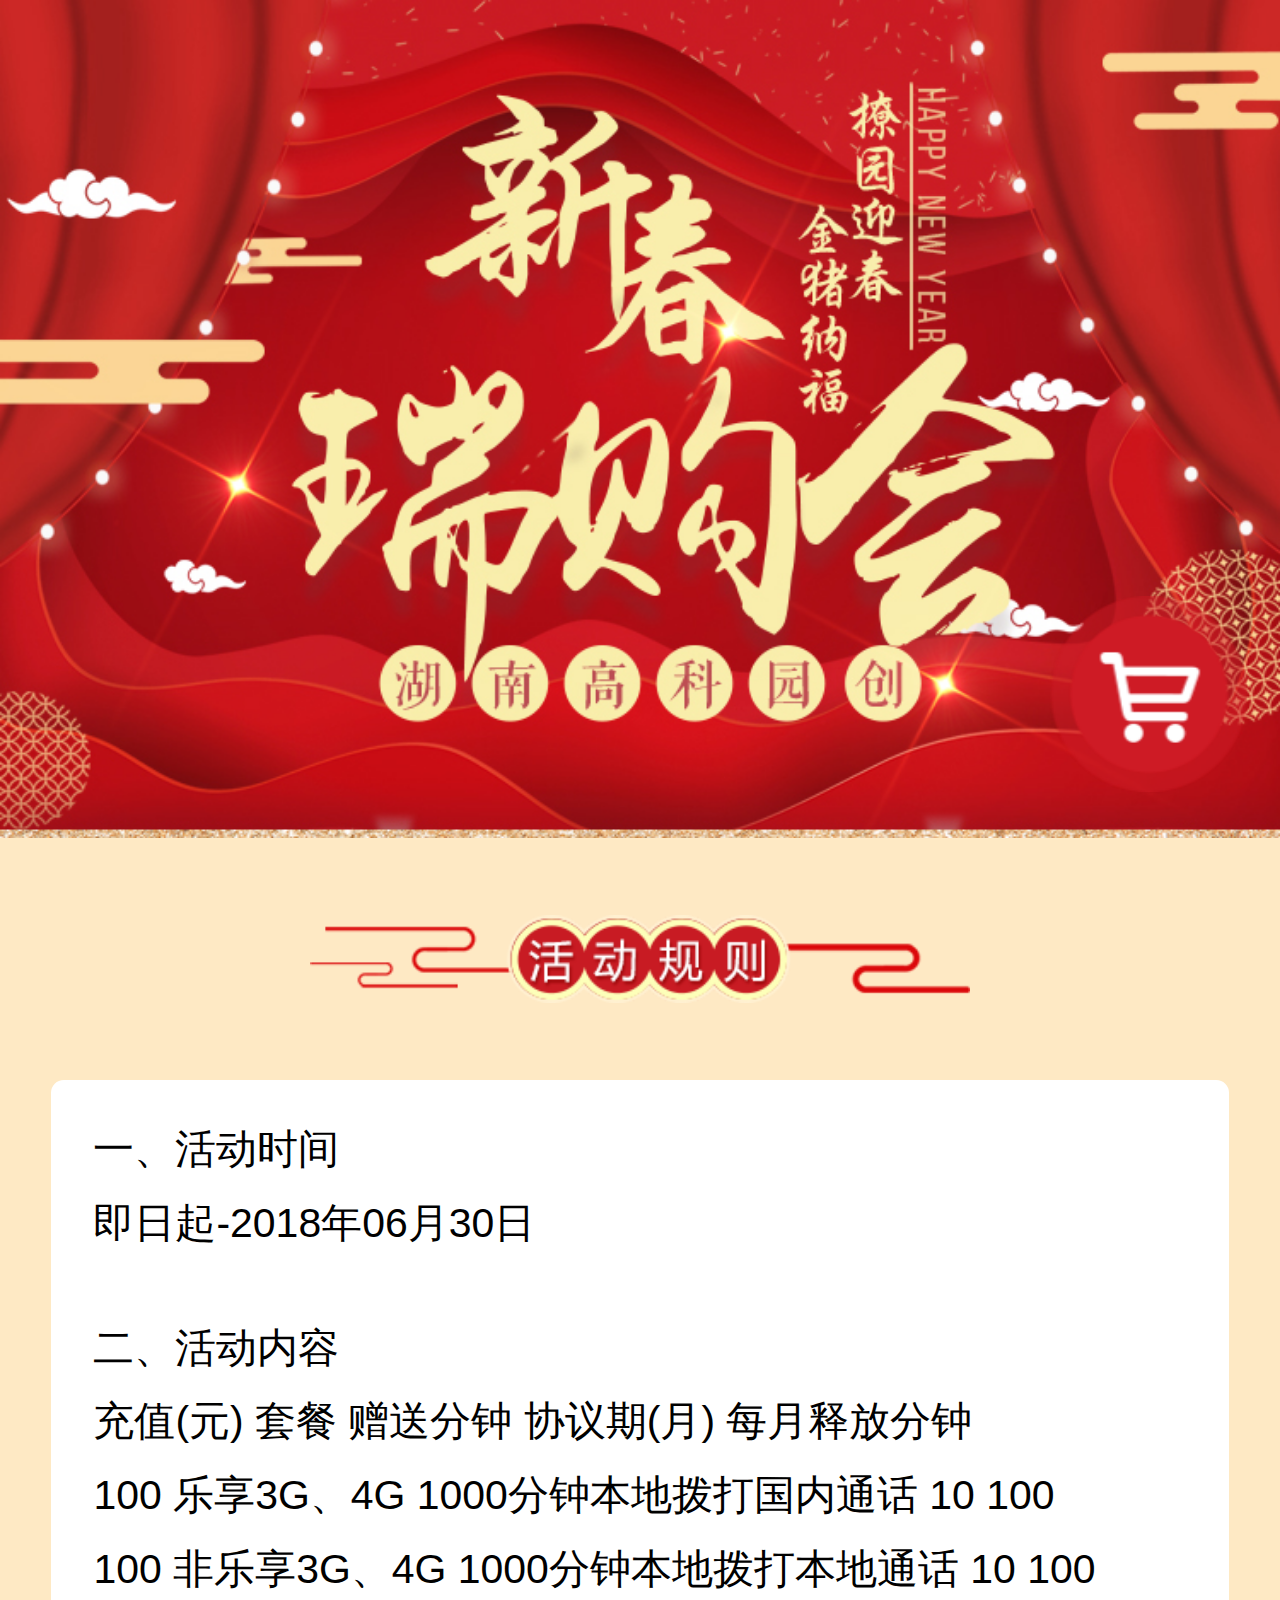
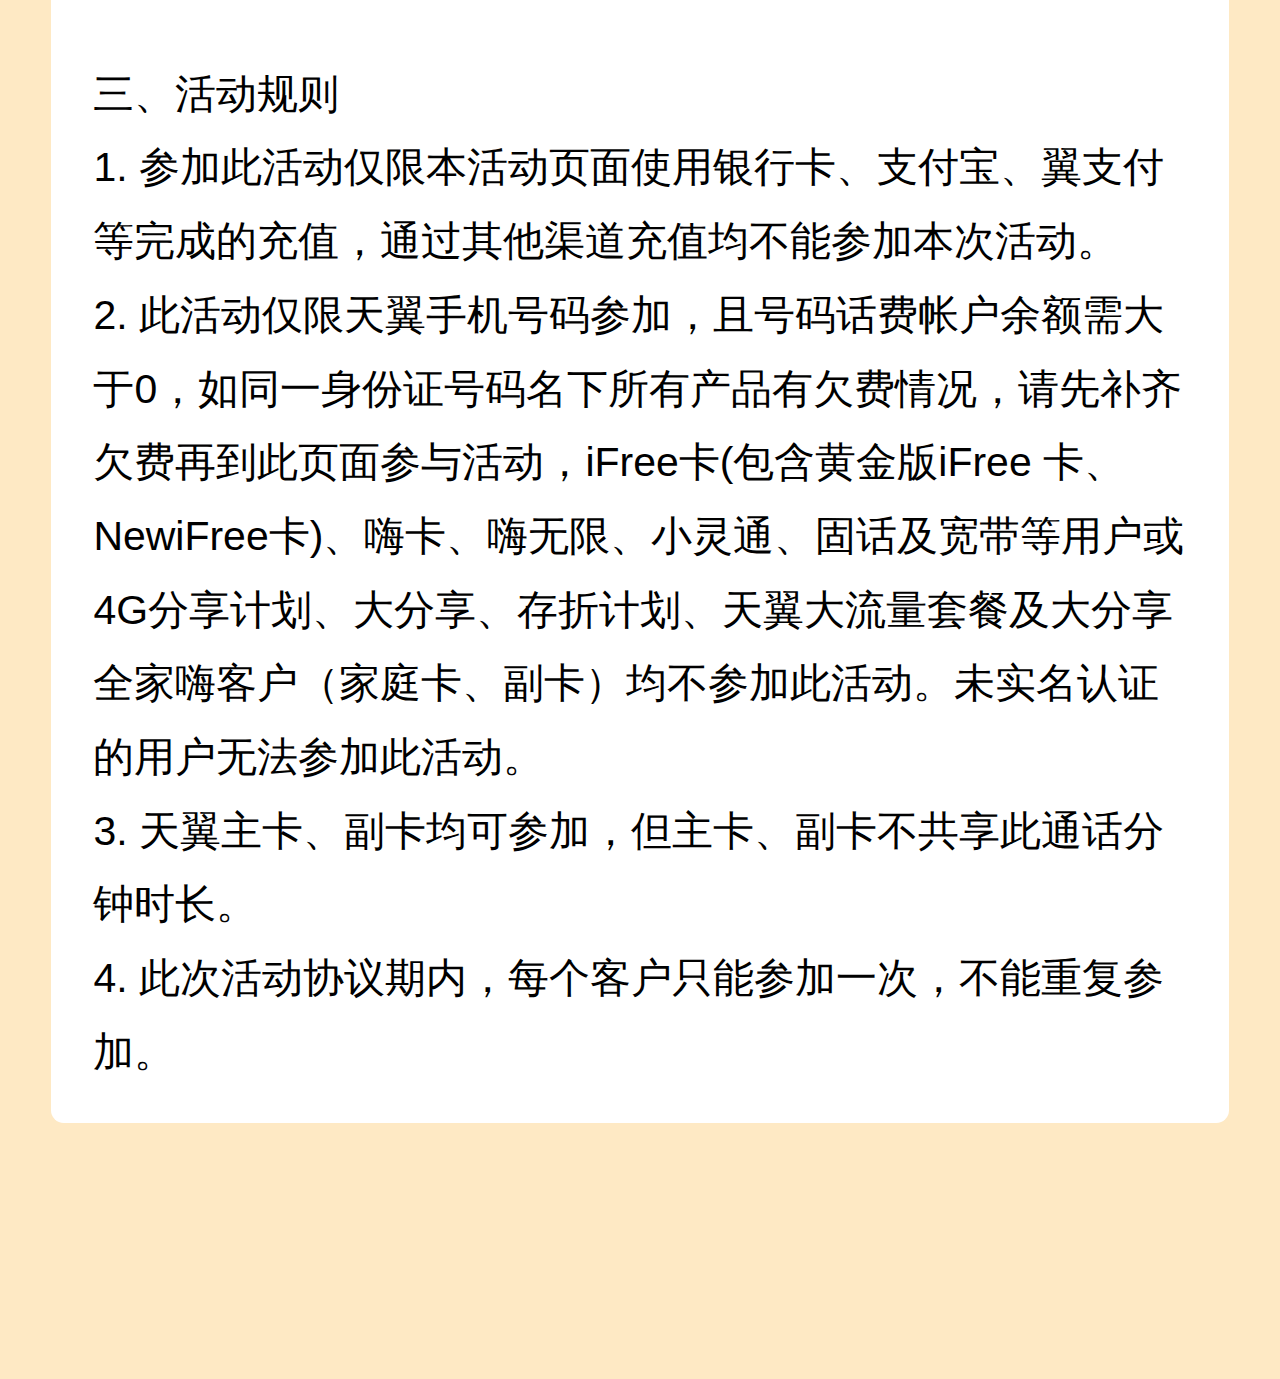
<file: 活动规则.html>
<!DOCTYPE html>
<html lang="en">
<head>
    <meta charset="UTF-8">
    <title>Title</title>
    <meta name="viewport"
          content="width=device-width, initial-scale=1, maximum-scale=1, minimum-scale=1, user-scalable=no">
    <meta name="apple-mobile-web-app-capable" content="yes">
    <meta name="apple-mobile-web-app-status-bar-style" content="black">
    <meta name="format-detection" content="telephone=no">
    <meta name="format-detection" content="email=no">
    <meta name="applicable-device" content="mobile">
    <link rel="stylesheet" href="css/style.css" media="screen">
    <script src="js/auto.js"></script>
</head>
<body class="bg">
<img src="images/banner2.jpg" alt="" class="w100">
<div class="rules pb_150">

    <div class="duihuan">
        <div class="title-img"><img src="images/guize.png" alt=""></div>
        <div class="content">
            <p>一、活动时间<br>
                即日起-2018年06月30日
            </p>
            <p>二、活动内容 <br>
                充值(元)     套餐     赠送分钟     协议期(月)     每月释放分钟<br>
                100     乐享3G、4G     1000分钟本地拨打国内通话     10     100<br>
                100     非乐享3G、4G     1000分钟本地拨打本地通话     10     100</p>
            <p>三、活动规则<br>
                1. 参加此活动仅限本活动页面使用银行卡、支付宝、翼支付等完成的充值，通过其他渠道充值均不能参加本次活动。<br>
                2. 此活动仅限天翼手机号码参加，且号码话费帐户余额需大于0，如同一身份证号码名下所有产品有欠费情况，请先补齐欠费再到此页面参与活动，iFree卡(包含黄金版iFree 卡、NewiFree卡)、嗨卡、嗨无限、小灵通、固话及宽带等用户或4G分享计划、大分享、存折计划、天翼大流量套餐及大分享全家嗨客户（家庭卡、副卡）均不参加此活动。未实名认证的用户无法参加此活动。
                <br>3. 天翼主卡、副卡均可参加，但主卡、副卡不共享此通话分钟时长。<br>
                4. 此次活动协议期内，每个客户只能参加一次，不能重复参加。</p>
        </div>
    </div>

</div>
<div class="cart_float">
    <a href=""><img src="images/cart_float.png"></a>
</div>
</body>
</html>
</file>
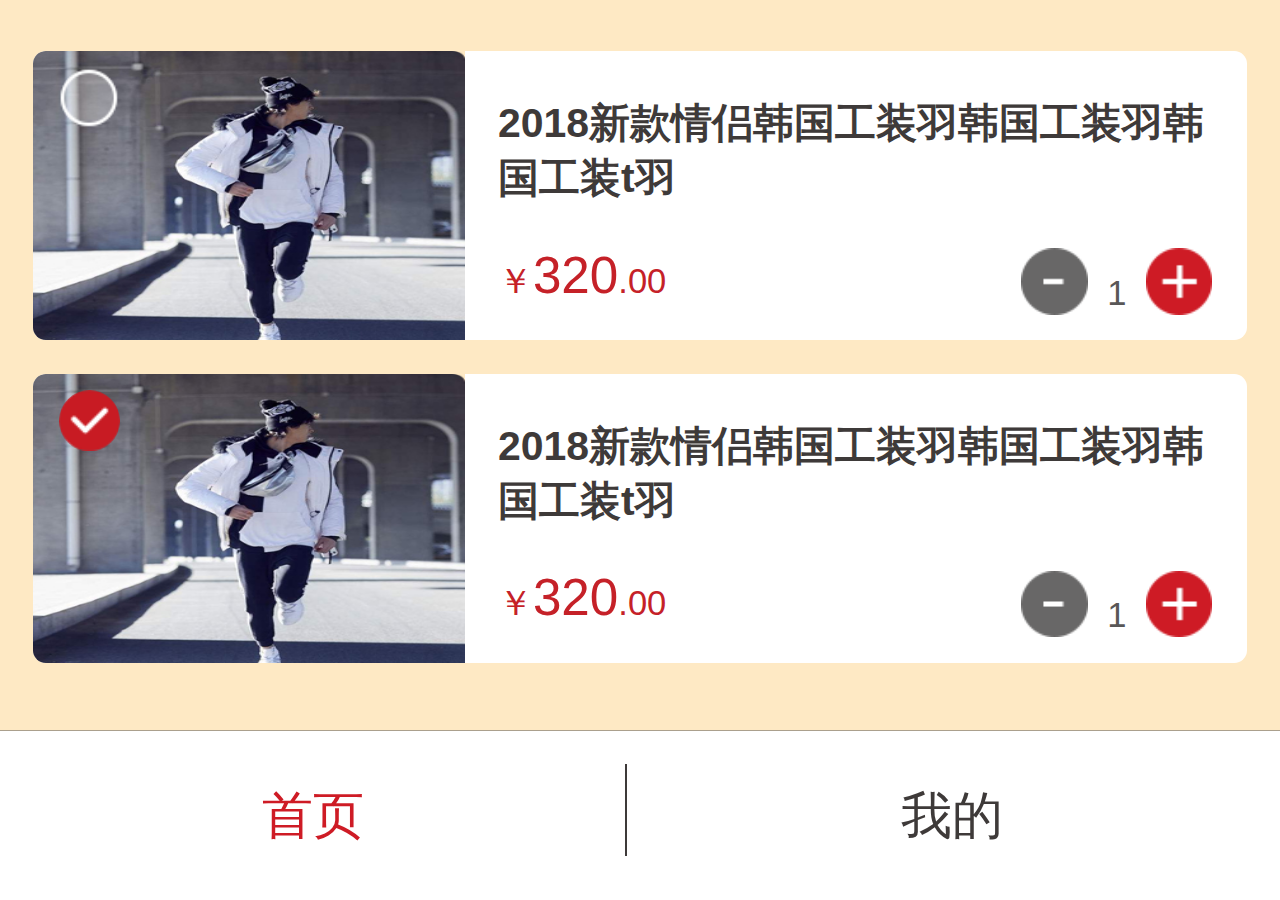
<file: 购物车.html>
<!DOCTYPE html>
<html lang="en">
<head>
    <meta charset="UTF-8">
    <title>Title</title>
    <meta name="viewport"
          content="width=device-width, initial-scale=1, maximum-scale=1, minimum-scale=1, user-scalable=no">
    <meta name="apple-mobile-web-app-capable" content="yes">
    <meta name="apple-mobile-web-app-status-bar-style" content="black">
    <meta name="format-detection" content="telephone=no">
    <meta name="format-detection" content="email=no">
    <meta name="applicable-device" content="mobile">
    <link rel="stylesheet" href="css/style.css" media="screen">
    <script src="js/auto.js"></script>
</head>
<body class="bg">
<div class="duihuan_list shop_cart pb_150">
    <a href="" class="dh_item clearfix">
        <img src="images/img1.jpg" alt="" class="fl">
        <div class="dh_item_fr fl">
            <h2 class="display2">2018新款情侣韩国工装羽韩国工装羽韩国工装t羽</h2>
            <div class="item_bottom clearfix">
                <div class="fl"><span class="red">￥<i>320</i>.00</span></div>
                <div class="fr"><img src="images/icon_jian.png" alt=""> <span>1</span> <img src="images/icon_jia.png"
                                                                                            alt=""></div>
            </div>
        </div>
        <div class="checked">
            <input type="checkbox" id="checkbox1">
            <label for="checkbox1"></label>
        </div>
    </a>
    <a href="" class="dh_item clearfix">
        <img src="images/img1.jpg" alt="" class="fl">
        <div class="dh_item_fr fl">
            <h2 class="display2">2018新款情侣韩国工装羽韩国工装羽韩国工装t羽</h2>
            <div class="item_bottom clearfix">
                <div class="fl"><span class="red">￥<i>320</i>.00</span></div>
                <div class="fr"><img src="images/icon_jian.png" alt=""> <span>1</span> <img src="images/icon_jia.png"
                                                                                            alt=""></div>
            </div>
        </div>
        <div class="checked active">
            <input type="checkbox" id="checkbox2">
            <label for="checkbox2"></label>
        </div>
    </a>

</div>
<footer class="footer">
    <a href="" class="active">首页</a>
    <a href="">我的</a>
</footer>
</body>
</html>
</file>
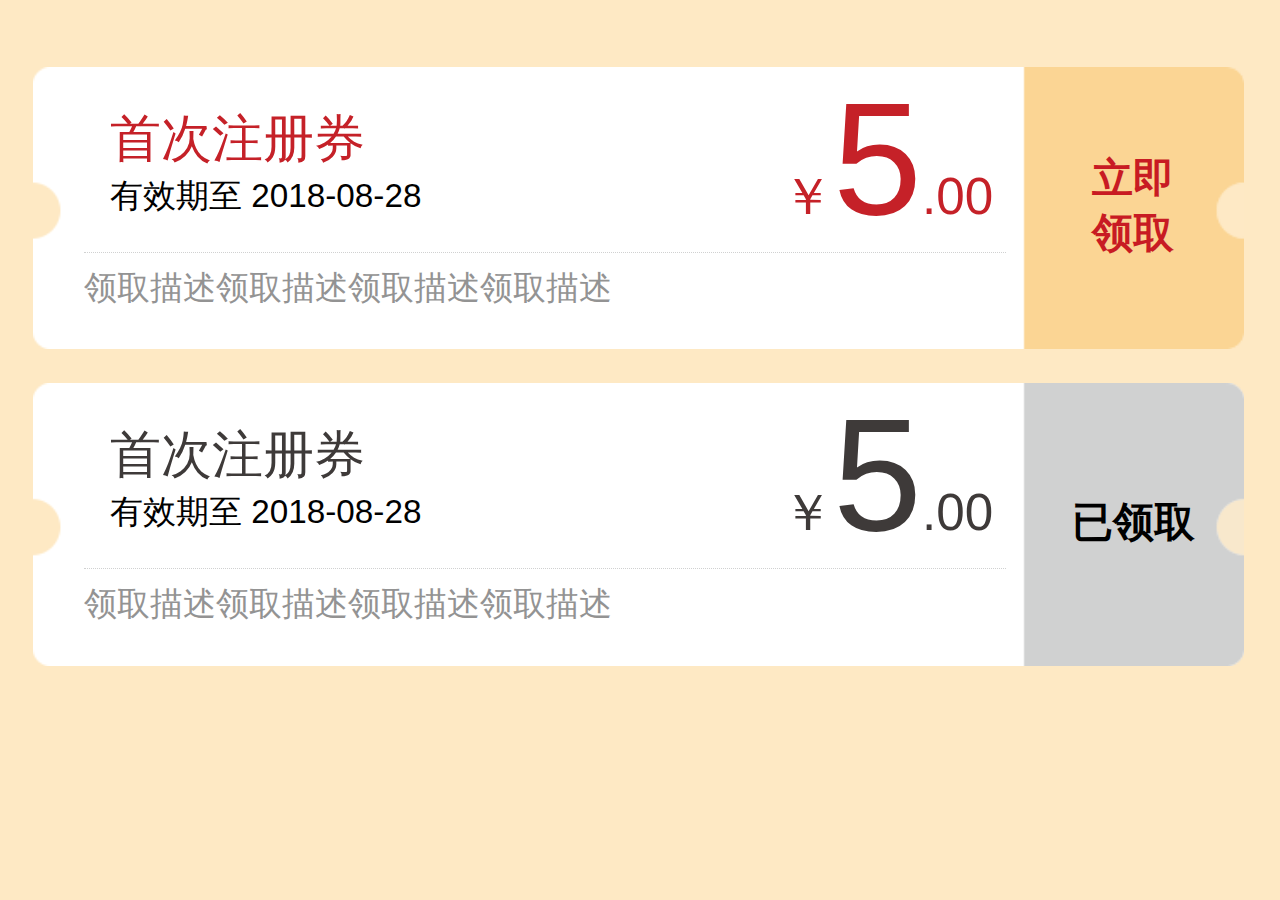
<file: 领取优惠券.html>
<!DOCTYPE html>
<html lang="en">
<head>
    <meta charset="UTF-8">
    <title>Title</title>
    <meta name="viewport"
          content="width=device-width, initial-scale=1, maximum-scale=1, minimum-scale=1, user-scalable=no">
    <meta name="apple-mobile-web-app-capable" content="yes">
    <meta name="apple-mobile-web-app-status-bar-style" content="black">
    <meta name="format-detection" content="telephone=no">
    <meta name="format-detection" content="email=no">
    <meta name="applicable-device" content="mobile">
    <link rel="stylesheet" href="css/style.css" media="screen">
    <script src="js/auto.js"></script>
</head>
<body class="bg">
<div class="tuijian1">
    <div class="yhq ylq">
        <div class="yhq_fl fl">
            <div class="yhq_top clearfix">
                <div class="fl">
                    <h2 class="red">首次注册券</h2>
                    <p>有效期至 2018-08-28</p>
                </div>
                <div class="fr red">￥<span>5</span>.00</div>
            </div>
            <div class="yhq_bottom display1">
                领取描述领取描述领取描述领取描述
            </div>
        </div>
        <div class="yhq_fr fr">
            立即<br>领取
        </div>
    </div>
    <div class="yhq wlq">
        <div class="yhq_fl fl">
            <div class="yhq_top clearfix">
                <div class="fl">
                    <h2 class="red">首次注册券</h2>
                    <p>有效期至 2018-08-28</p>
                </div>
                <div class="fr red">￥<span>5</span>.00</div>
            </div>
            <div class="yhq_bottom display1">
                领取描述领取描述领取描述领取描述
            </div>
        </div>
        <div class="yhq_fr fr">
            已领取
        </div>
    </div>
</div>

</body>
</html>
</file>
<file: css/style.css>
@font-face {
    font-family: BEBASNEUE;
    src: url("BEBASNEUEBOLD.TTF");
}

html,
body {
    height: 100%
}

html {
    font-family: '微软雅黑', Helvetica, STHeiTi, Arial, sans-serif;
    -webkit-text-size-adjust: 100%;
    font-size: 75px;
}

* {
    -webkit-box-sizing: border-box;
    box-sizing: border-box;
    margin: 0;
    padding: 0;
}

body {
    -webkit-overflow-scrolling: touch;
    font-size: 0.32rem;
}

em {
    font-style: normal
}

article,
aside,
details,
figcaption,
figure,
footer,
header,
main,
nav,
section,
summary {
    display: block
}

audio,
canvas,
progress,
video {
    display: inline-block;
    vertical-align: baseline
}

audio:not([controls]) {
    display: none;
    height: 0
}

svg:not(:root) {
    overflow: hidden
}

a {
    background: transparent;
    text-decoration: none;
    -webkit-tap-highlight-color: transparent;
    color: #3e3a39
}

a:active {
    background: transparent
}

img {
    border: 0;
    vertical-align: middle
}

body,
button,
input,
select,
textarea,
h1,
h2,
h3,
h4,
h5,
p,
form,
blockquote,
ul,
ol,
li,
dl,
dd {
    margin: 0
}

button {
    overflow: visible
}

button,
select {
    text-transform: none
}

input[type="search"] {
    -webkit-appearance: textfield;
    -webkit-box-sizing: border-box;
    box-sizing: border-box
}

input[type="search"]::-webkit-search-cancel-button,
input[type="search"]::-webkit-search-decoration,
input[type=text] {
    -webkit-appearance: none
}

textarea {
    overflow: auto;
    resize: vertical
}

table {
    border-collapse: collapse;
    border-spacing: 0
}

ul,
ol,
li,
dl,
dd,
td,
th {
    padding: 0
}

ul,
ol {
    list-style: none
}

h1,
h2,
h3 {
    font-weight: normal
}

input::-webkit-input-placeholder,
textarea::-webkit-input-placeholder {
    color: #ccc;
    font-family: '微软雅黑'
}

input[type=button],
input[type=submit],
input[type=file],
button {
    cursor: pointer;
    -webkit-appearance: none;
    border-radius: 0;
}

* {
    box-sizing: border-box;
}

.fl {
    float: left;
}

.fr {
    float: right;
}

input {
    outline: none;
    border: none;
}

.clearfix:after {
    content: ".";
    display: block;
    height: 0;
    clear: both;
    visibility: hidden;
}

.clearfix {
    *zoom: 1;
}

.min-h100 {
    /*     min-height: 100%; */
    min-height: 480px
}

.display1 {
    overflow: hidden;
    text-overflow: ellipsis;
    white-space: nowrap;
}

.display2 {
    display: -webkit-box;
    -webkit-box-orient: vertical;
    -webkit-line-clamp: 2;
    overflow: hidden;
}

.wrapper {
    height: 100%;
    width: 100%;
    background: no-repeat;
    background-size: 100% 100%;
    overflow: hidden;
    position: relative;
}

.index_top {
    height: 10rem;
    width: 100%;
    background: url("../images/index_bg.jpg") no-repeat;
    background-size: 100% 100%;
    overflow: hidden;
}

.index_nav_btn {
   margin-left: 2.45rem;
    margin-top: 60%;
}

.index_nav_btn a {
    float: left;
    display: block;
    width: 2.4rem;
    margin-right: .2rem;
}

.index_top img {
    width: 100%;
}

.goDetails {
    width: 2.56rem;
    display: block;
    margin: 1rem auto 0;
}

.index_line {
    height: .07rem;
    background: url("../images/border.jpg") no-repeat;
    background-size: 100% 100%;
}

.index_nav a {
    display: block;
    float: left;
    width: 2rem;
    height: .66rem;
    line-height: .66rem;
    text-align: center;
    color: #898989;
    font-size: .38rem;
}

.index_nav a i {
    display: none;
}

.index_nav a.active {
    color: #ce1b25;
}

.index_nav a.active i {
    display: inline-block;
}

.index_nav a img {
    width: .26rem;
}

.index_box {
    background: #fee9c4;
    overflow: hidden;

}

.index_title {
    width: 4.26rem;
    height: .69rem;
    line-height: .65rem;
    background: url("../images/index_title.png") no-repeat;
    background-size: 100% 100%;
    margin: .33rem auto;
    text-align: center;
    color: #ffffff;
    font-size: .35rem;
    letter-spacing: 6px;
    padding-left: 9px;
}

.index_nav_box {}

.index_box {
    padding: .26rem;
    padding-bottom: 2rem;
}

.index_box .item:nth-child(2n) {
    margin-right: .4rem;
}

.item {
    width: 4.53rem;
    background: #ffffff;
    border-radius: .1rem;
    overflow: hidden;
    float: left;
    margin-bottom: .26rem;
    
}

.item a>img {
    width: 100%;
    height: 4.53rem;
}

.item h2 {
    font-weight: bold;
    font-size: 0.32rem;
    padding: .13rem .2rem;
}

.item_bottom {
    color: #595757;
    font-size: .27rem;
    padding: .13rem .2rem;
}

.red {
    color: #c52128;
}

.item_bottom i {
    font-size: .4rem;
    font-style: normal;
}

.item_bottom .fr.add_cart{
    line-height: .52rem;
    width: .52rem;
    height: .48rem;
    background: url(../images/icon_cart1.png) no-repeat;
    background-size: 100% 100%;
}
.item_bottom img {
    width: .52rem;
}

.item_bottom .fr {
    line-height: .52rem;
}
.item_bottom .fr.active{
    background: url(../images/icon_cart2.png) no-repeat;
    background-size: 100% 100%;
}
.cart_float{
    position: fixed;
    bottom: 12%;
    right: .26rem;
    z-index: 999;
}
.cart_float img{
    width: 1.53rem;
}
.item_bottom .fr span {
    display: inline-block;
    width: .3rem;
    text-align: center;
    vertical-align: text-top;
}

.cart_box {}

.cart_box .no_goods,
.cart_box .good_cart {
    width: 9.83rem;
    position: fixed;
    bottom: .25rem;
    left: .08rem;
    z-index: 999;
}

.cart_box .no_goods img {
    width: 100%;
}

.cart_box .good_cart {
    background: url("../images/cart_bg.png") no-repeat;
    height: 2.56rem;
    background-size: 100% 100%;
}

.good_cart .fl {
    color: #ffffff;
    margin-left: 2.26rem;
    margin-top: .95rem;
}

.good_cart h2 {
    font-size: .66rem;
    font-weight: bold;
    line-height: 1.2;
}

.good_cart p {
    font-size: .26rem;
}

.jiesuan {
    font-size: .4rem;
    color: #c52128;
    font-weight: bold;
    width: 2.6rem;
    display: inline-block;
    height: 1.4rem;
    line-height: 1.4rem;
    text-align: center;
    margin-right: .3rem;
    margin-top: .9rem;
}

.cart_list {
    position: fixed;
    bottom: 0;
    left: 0;
    right: 0;
    width: 100%;
    padding-bottom: 2rem;
    padding-left: .48rem;
    padding-right: .26rem;
    background: #ffffff;
    z-index: 1;
    border-radius: .1rem .1rem 0 0;
}

.cart_list_top img {
    width: .84rem;
    margin-top: -.34rem;
}

.cart_list_top {
    color: #c52128;

}

.cart_list_top h2 {
    font-size: .4rem;
    margin-top: .22rem;
    margin-left: .1rem;
}

.cart_list_top span {
    font-size: .26rem;
}

.cart_list_top a {
    font-size: .34rem;
    color: #c52128;
    margin-top: .2rem;
}

.cart_list ul {
    margin-top: .2rem;
}

.cart_list li {
    font-size: .32rem;
    padding: .2rem 0;
    line-height: .52rem;
}

.cart_goods_title {
    width: 4.6rem;
    margin-right: .5rem;
}

.cart_list .item_bottom {
    padding: 0;
}

.bg {
    background: #fee9c4;
}

.goods_details {
    padding: .53rem .266rem;
}

.goods_details .item {
    width: 100%;
    overflow: hidden;
    float: initial;
}

.goods_details .item>img {
    width: 100%;
    height: 9.46rem;
}

.goods_details .item h2 {
    font-size: .4rem;
    line-height: 1.6;
}

.goods_details .item_bottom {
    font-size: .34rem;
    padding-top: 0;
}

.goods_details .item_bottom i {
    font-size: .77rem;
}

.goods_details .item_bottom .fr {
    margin-top: .3rem;
}

.title-img {
    text-align: center;
    padding: .6rem 0;
}

.title-img img {
    height: .69rem;
}

.content {
    border-radius: .1rem;
    background: #ffffff;
    padding: .26rem .33rem;
    overflow: hidden;
}

.duihuan .content p {
    margin-top: .4rem;
    line-height: 1.8;
}

.duihuan .content p:first-child {
    margin-top: 0;
}

.xiangqing .content img {
    width: 100%;
}

.rules {
    padding: 0 .4rem .4rem;
}

.w100 {
    width: 100%;
}

.pb_150 {
    padding-bottom: 2rem;
}

.tuijian {
    text-align: center;
}

.tuijian>img {
    width: 1.65rem;
    margin-top: 1.2rem;
}

.tuijian h2 {
    font-size: .53rem;
    line-height: 2;
}

.tuijian p {
    font-size: .35rem;
    color: #c81b23;
}

.tuijian .xiazai img {
    width: 100%;
}

.tuijian .xiazai ul {
    margin-top: -5rem;
}

.tuijian .xiazai ul img {
    width: 4.54rem;
    margin-bottom: .46rem;
}

.tuijian1 {
    padding: .26rem;
}

.laxin li {
    font-size: .4rem;
    padding: .1rem 0;
}

.laxin li span.fl {
    display: inline-block;
    max-width: 5.8rem;
}

.erweima {
    text-align: center;
}

.erweima .content {
    width: auto;
    display: inline-block;
}

.erweima .content img {
    width: 4.5rem;
}

.yhq {
    width: 9.46rem;
    height: 2.21rem;
    background: url("../images/wlq_bg.png") no-repeat;
    background-size: 100% 100%;
    margin: .26rem 0;
}

.yhq_fl {
    width: 7.2rem;
    margin-left: .4rem;
    padding: .1rem 0;
}

.yhq_top {
    border-bottom: 1px dotted #d0d1d1;
    padding-bottom: .1rem;
    padding-left: .2rem;
    padding-right: .1rem;
}

.yhq_top h2 {
    font-size: .4rem;
    margin-top: .2rem;
}

.yhq_top p {
    font-size: .26rem;
}

.yhq_top .fr {
    font-size: .4rem;
    line-height: 1;
}

.yhq_top .fr span {
    font-size: 1.25rem;
}

.yhq_bottom {
    color: #939393;
    font-size: .26rem;
    padding-top: .1rem;
}

.yhq_fr {
    font-size: .32rem;
    font-weight: bold;
    width: 1.73rem;
    text-align: center;
    height: 2.2rem;
    padding-top: .66rem;
}

.yaoqing {
    font-size: .4rem;
}

.yaoqing p {
    text-align: center;
}

.yaoqing ul {
    margin-top: .16rem;
}

.yaoqing ul li {
    padding: .1rem 0;
}

.yaoqing .fr {
    color: #898989;
}

.yhq.ylq {
    background: url("../images/ylq_bg.png") no-repeat;
    background-size: 100% 100%;
}

.yhq.ylq .yhq_fr {
    color: #c81b23;
}

.yhq.wlq .yhq_fr {
    padding-top: .88rem;
}

.yhq.wlq .red {
    color: #3e3a39;
}

.duihuan_list {
    padding: .4rem .26rem;
}

.dh_item {
    background: #ffffff;
    height: 2.26rem;
    border-radius: .1rem;
    overflow: hidden;
    margin-bottom: .26rem;
    display: block;
    position: relative;
}

.dh_item>img {
    height: 100%;
    width: 3.37rem;
}

.dh_item_fr {
    padding: .2rem .26rem;
    width: 6.1rem;
}

.dh_item_fr h2 {
    font-size: .32rem;
    font-weight: bold;
    min-height: .85rem;
    margin-bottom: .4rem;
    margin-top: .15rem;
}

.dh_item_fr p {
    font-size: .32rem;
}

.dh_item_fr p .fr {
    color: #939393;
}

.shop_cart .item_bottom {
    padding: .13rem 0;
}

.shop_cart .dh_item_fr h2 {
    margin-bottom: .18rem;
}

.shop_cart .checked {
    width: .48rem;
    height: .48rem;
    border-radius: 100%;
    position: relative;
    background: url("../images/check1.png") no-repeat;
    background-size: 100% 100%;
    z-index: 999;
    margin: .13rem .2rem;
}

.shop_cart .checked.active {
    background: url("../images/check2.png") no-repeat;
    background-size: 100% 100%;
}

a:active {
    background: #ffffff;
}

.goods_yhq {
    text-align: center;
    padding: .2rem 0 .8rem .6rem;
    position: fixed;
    bottom: 1.2rem;
    left: .4rem;
    right: .4rem;
    background: #ffffff;
    z-index: 1;
    border-radius: .1rem;
}

.choujiang {
    padding-left: .53rem;
    padding-right: .53rem;
}

.cj_banner {
    height: 10rem;
    width: 100%;
    background: url("../images/cj_banner.jpg") no-repeat;
    background-size: 100% 100%;
}

.time {
    color: #ffffff;
    font-weight: bold;
    font-size: .4rem;
    padding-top: 6.37rem;
    margin-left: 1.5rem;
}

.time span {
    display: inline-block;
    width: 1.3rem;
    height: 1.77rem;
    line-height: 1.3;
    background: url("../images/time.png") no-repeat;
    background-size: 100% 100%;
    font-size: 1.24rem;
    color: #d23139;
    text-align: center;
    font-family: BEBASNEUE;
    margin-right: .1rem;
}

.cj_time {
    width: 5.22rem;
    height: 1.05rem;
    line-height: .95rem;
    background: url("../images/time_bg.png") no-repeat;
    background-size: 100% 100%;
    color: #ffffff;
    font-size: .34rem;
    font-weight: bold;
    text-align: center;
    margin: .66rem auto 0;
}

.cy_num {
    font-size: .37rem;
    text-align: center;
    color: #898989;
    background: #ffffff;
    padding: .1rem;
}

.text_center {
    text-align: center;
}
.footer{
    position: fixed;
    bottom: 0;
    left: 0;
    right: 0;
    height: 1.33rem;
    line-height: 1.33rem;
    background: #ffffff;
    border-top: 1px solid #aba08d;
    z-index: 99
}
.footer a{
    display: inline-block;
    width: 49%;
    text-align: center;
    font-size: .4rem;
    position: relative;
}
.footer a:first-child:after{
    content: "";
    display: inline-block;
    width: 2px;
    height: .72rem;
    background: #3e3a39;
    float: right;
    margin-top: .26rem;
}
.footer a.active{
    color: #ce1b25;
}
.my_box li{

    border-bottom: 1px solid #595757;
}
.my_box li a{
    padding: .35rem .66rem;
    color: #595757;
    font-size: .32rem;
    display: block;
}
.my_box li a:after{
    content: '>';
    color: #888888;
    font-size: .4rem;
    float: right;
}
</file>
